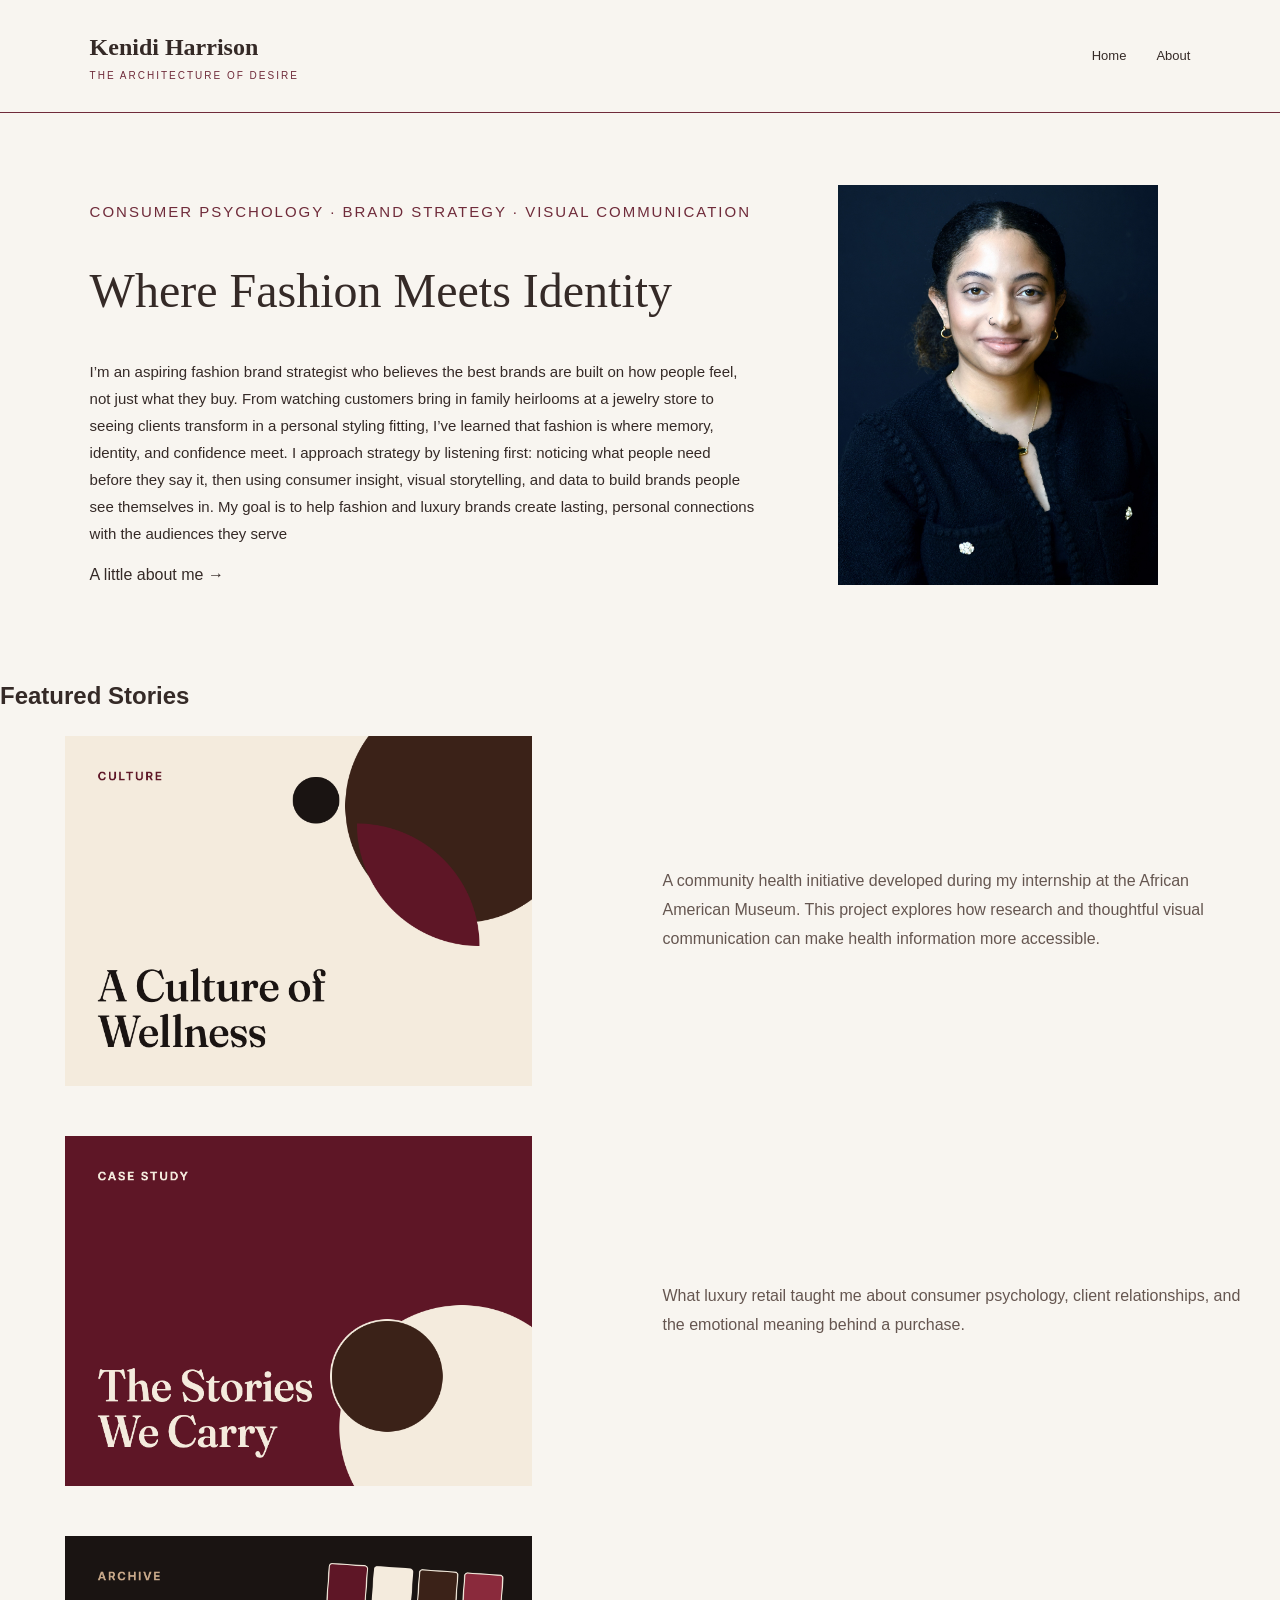
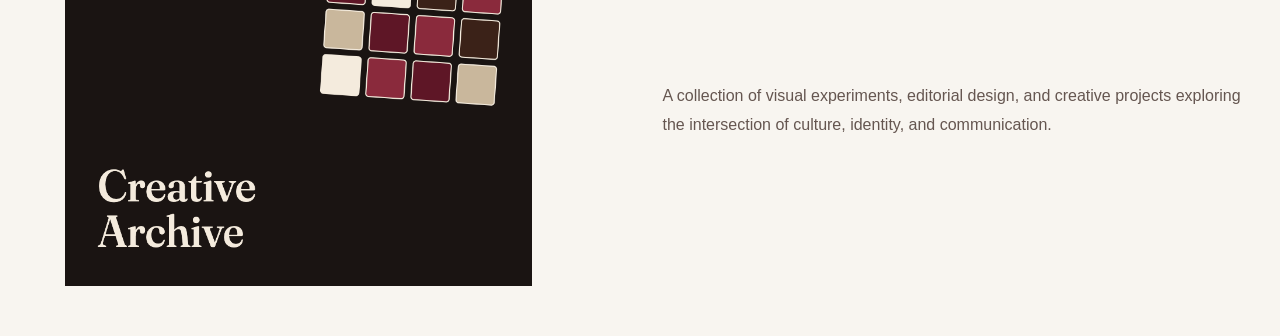
<file: index.html>
<!DOCTYPE html>
<html lang="en">
<head>
    <meta charset="utf-8">
    <meta name="viewport" content="width=device-width, initial-scale=1.0">
    <title>The Architecture of Desire | Kenidi Harrison</title>
    <link rel="stylesheet" href="styles.css">
</head>
<body>
<header>
    <div class="site-name">
        <a href="index.html">Kenidi Harrison</a>
        <p>The Architecture of Desire</p>
    </div>

    <nav>
        <a href="index.html">Home</a>
        <a href="aboutportfolio.html">About</a>
    </nav>
</header>
 <main>
        <section class="intro">
		<div class="intro-text">
		 <p class="eyebrow"> CONSUMER PSYCHOLOGY  · BRAND STRATEGY · VISUAL COMMUNICATION</p>

		<h1> Where Fashion Meets Identity</h1>
		<p>
		I’m an aspiring fashion brand strategist who believes the best brands are built on how people feel, not just what they buy. 
		From watching customers bring in family heirlooms at a jewelry store to seeing clients transform in a personal styling fitting, 
		I’ve learned that fashion is where memory, identity, and confidence meet. 
		I approach strategy by listening first: noticing what people need before they say it, then using consumer insight, visual storytelling, 
		and data to build brands people see themselves in. 
		My goal is to help fashion and luxury brands create lasting, personal connections with the audiences they serve
		</p>
		<a href="aboutportfolio.html">A little about me &rarr;</a>
	</div>
	<div class="intro-image">
	     <img src="PROFESSIONAL HEADSHOT.jpg" alt="Portrait of Kenidi Harrison">
	</div>

        </section>

        <section class="about-link">

        </section>
 </main>
<section class="featured-work">

    <div class="featured-heading">
        <h2>Featured Stories</h2>
    </div>

    <div class="featured-container">

        <!-- CULTURE OF WELLNESS -->
        <div class="featured-story">

            <a href="culture-of-wellness.html" class="feature-card">
                <img src="Culture of Wellness.jpg" alt="Culture of Wellness">

                <div class="feature-overlay">
                    <p>VISUAL COMMUNICATIONS</p>
                    <h3>Culture of Wellness</h3>
                    <span>Explore Story ↗</span>
                </div>
            </a>

            <div class="story-description">
                <p>
                    A community health initiative developed during my
                    internship at the African American Museum. This project
                    explores how research and thoughtful visual communication
                    can make health information more accessible.
                </p>
            </div>

        </div>

        <!-- THE STORIES WE CARRY -->
        <div class="featured-story">

            <a href="james-avery.html" class="feature-card">
                <img src="The Stories We Carry.jpg" alt="The Stories We Carry">

                <div class="feature-overlay">
                    <p>BRAND STORYTELLING</p>
                    <h3>The Stories We Carry</h3>
                    <span>Explore Story ↗</span>
                </div>
            </a>

            <div class="story-description">
                <p>
                    What luxury retail taught me about consumer psychology,
                    client relationships, and the emotional meaning behind a purchase.
                </p>
            </div>

        </div>

        <!-- CREATIVE ARCHIVE -->
        <div class="featured-story">

            <a href="gallery.html" class="feature-card">
                <img src="Creative Archive.jpg" alt="Creative Archive">

                <div class="feature-overlay">
                    <p>CREATIVE DIRECTION</p>
                    <h3>Creative Archive</h3>
                </div>
				 <span class="explore-link">Explore Story ↗</span>
               </a>


            <div class="story-description">
                <p>
                    A collection of visual experiments, editorial design,
                    and creative projects exploring the intersection of
                    culture, identity, and communication.
                </p>
            </div>

        </div>

    </div>

</section>
</file>
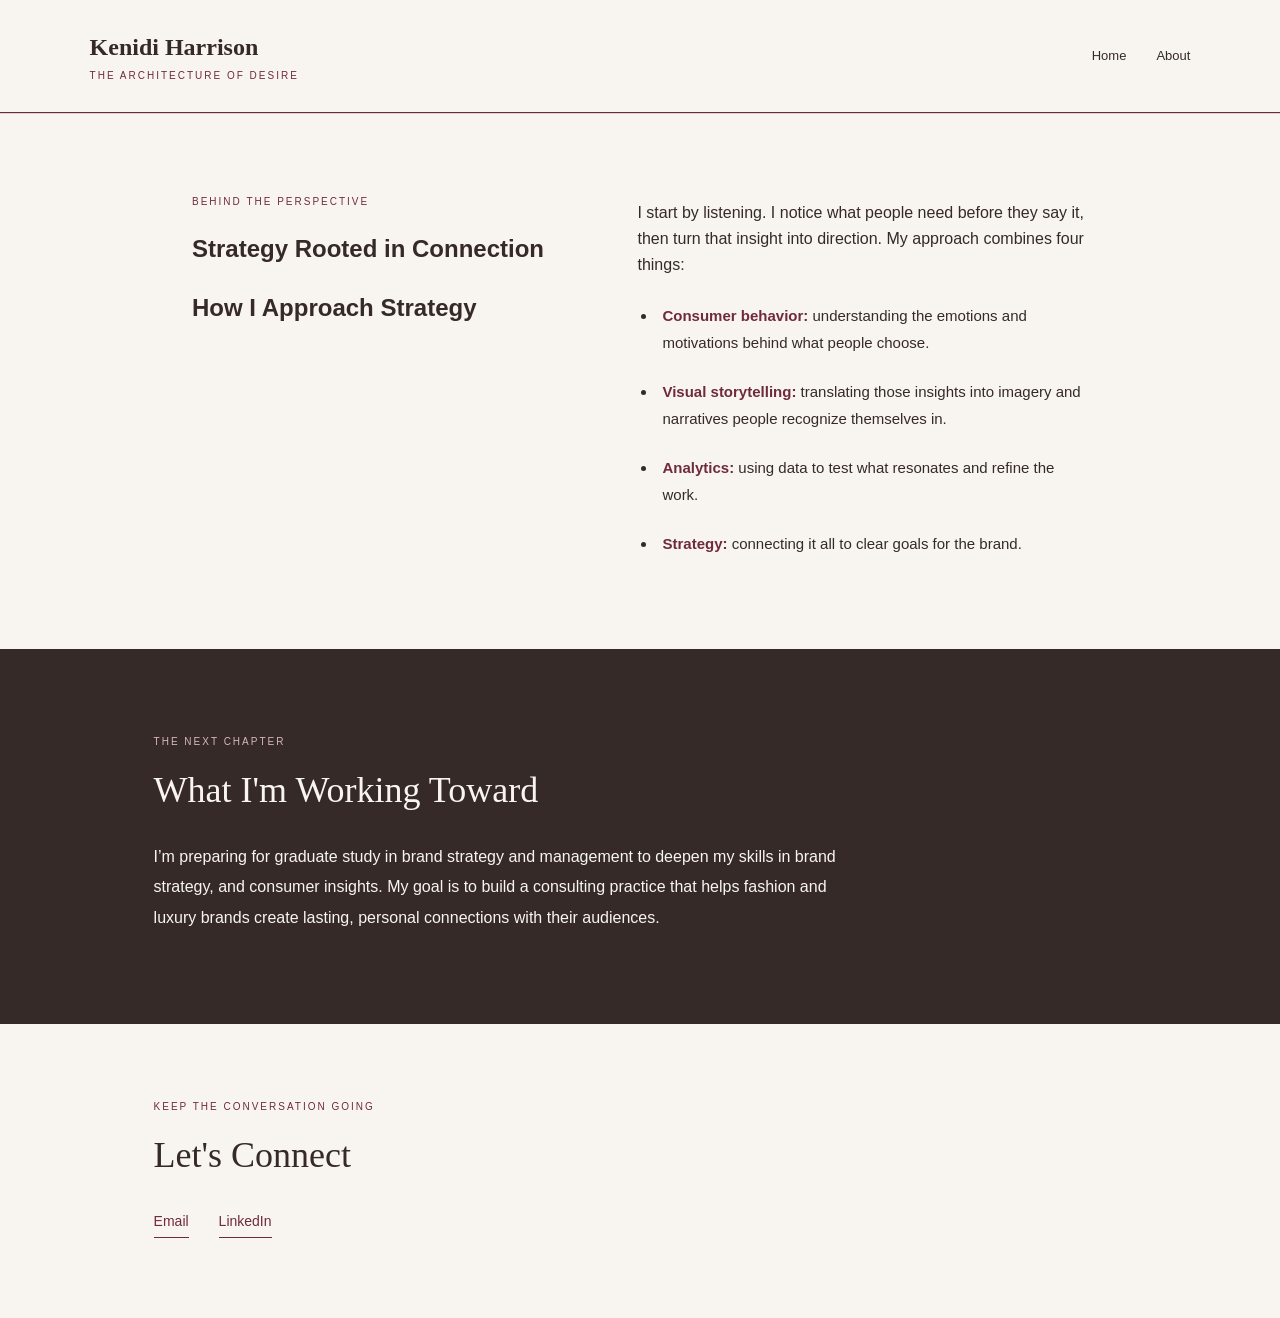
<file: aboutportfolio.html>
<!DOCTYPE html>
<html lang="en">
<head>
    <meta charset="UTF-8">
    <meta name="viewport" content="width=device-width, initial-scale=1.0">
    <title>About | The Architecture of Desire</title>
    <link rel="stylesheet" href="styles.css">
</head>

<body>
    <header>
        <div class="site-name">
            <a href="index.html">Kenidi Harrison</a>
            <p>The Architecture of Desire</p>
        </div>

        <nav>
            <a href="index.html">Home</a>
            <a href="aboutportfolio.html">About</a>
        </nav>
    </header>

    <main>
        <section class="about-story">
		<div class="story-heading">
            <p class="eyebrow">BEHIND THE PERSPECTIVE</p>
            <h1>Strategy Rooted in Connection</h1>
            <h2>How I Approach Strategy</h2>
			</div>
       <div class="story-text">
        <p>
            I start by listening. I notice what people need before they
            say it, then turn that insight into direction. My approach
            combines four things:
        </p>

        <ul class="strategy-list">
            <li>
                <strong>Consumer behavior:</strong>
                understanding the emotions and motivations behind what
                people choose.
            </li>
            <li>
                <strong>Visual storytelling:</strong>
                translating those insights into imagery and narratives
                people recognize themselves in.
            </li>
            <li>
                <strong>Analytics:</strong>
                using data to test what resonates and refine the work.
            </li>
            <li>
                <strong>Strategy:</strong>
                connecting it all to clear goals for the brand.
            </li>
        </ul>
    </div>
</section>

<section class="working-toward">
    <p class="eyebrow">THE NEXT CHAPTER</p>
    <h2>What I'm Working Toward</h2>

    <p>
        I’m preparing for graduate study in brand strategy and management to deepen my skills in brand strategy, and consumer insights.
		My goal is to build a consulting practice that helps fashion and luxury brands create lasting, personal connections with their audiences.
    </p>
</section>

<section class="connect-section">
    <p class="eyebrow">KEEP THE CONVERSATION GOING</p>
    <h2>Let's Connect</h2>

    <div class="connect-links">
        <a href="mailto:kenidiharrison@gmail.com">Email</a>
        <a href="https://www.linkedin.com/in/kenidi-harrison-039213188/?lipi=urn%3Ali%3Apage%3Ad_flagship3_profile_view_base_contact_details%3BjHnltt2kTHScvM%2Fz82ttsQ%3D%3D" target="_blank">LinkedIn</a>
    </div>
</section>

    </main>
</body>
</html>
</file>
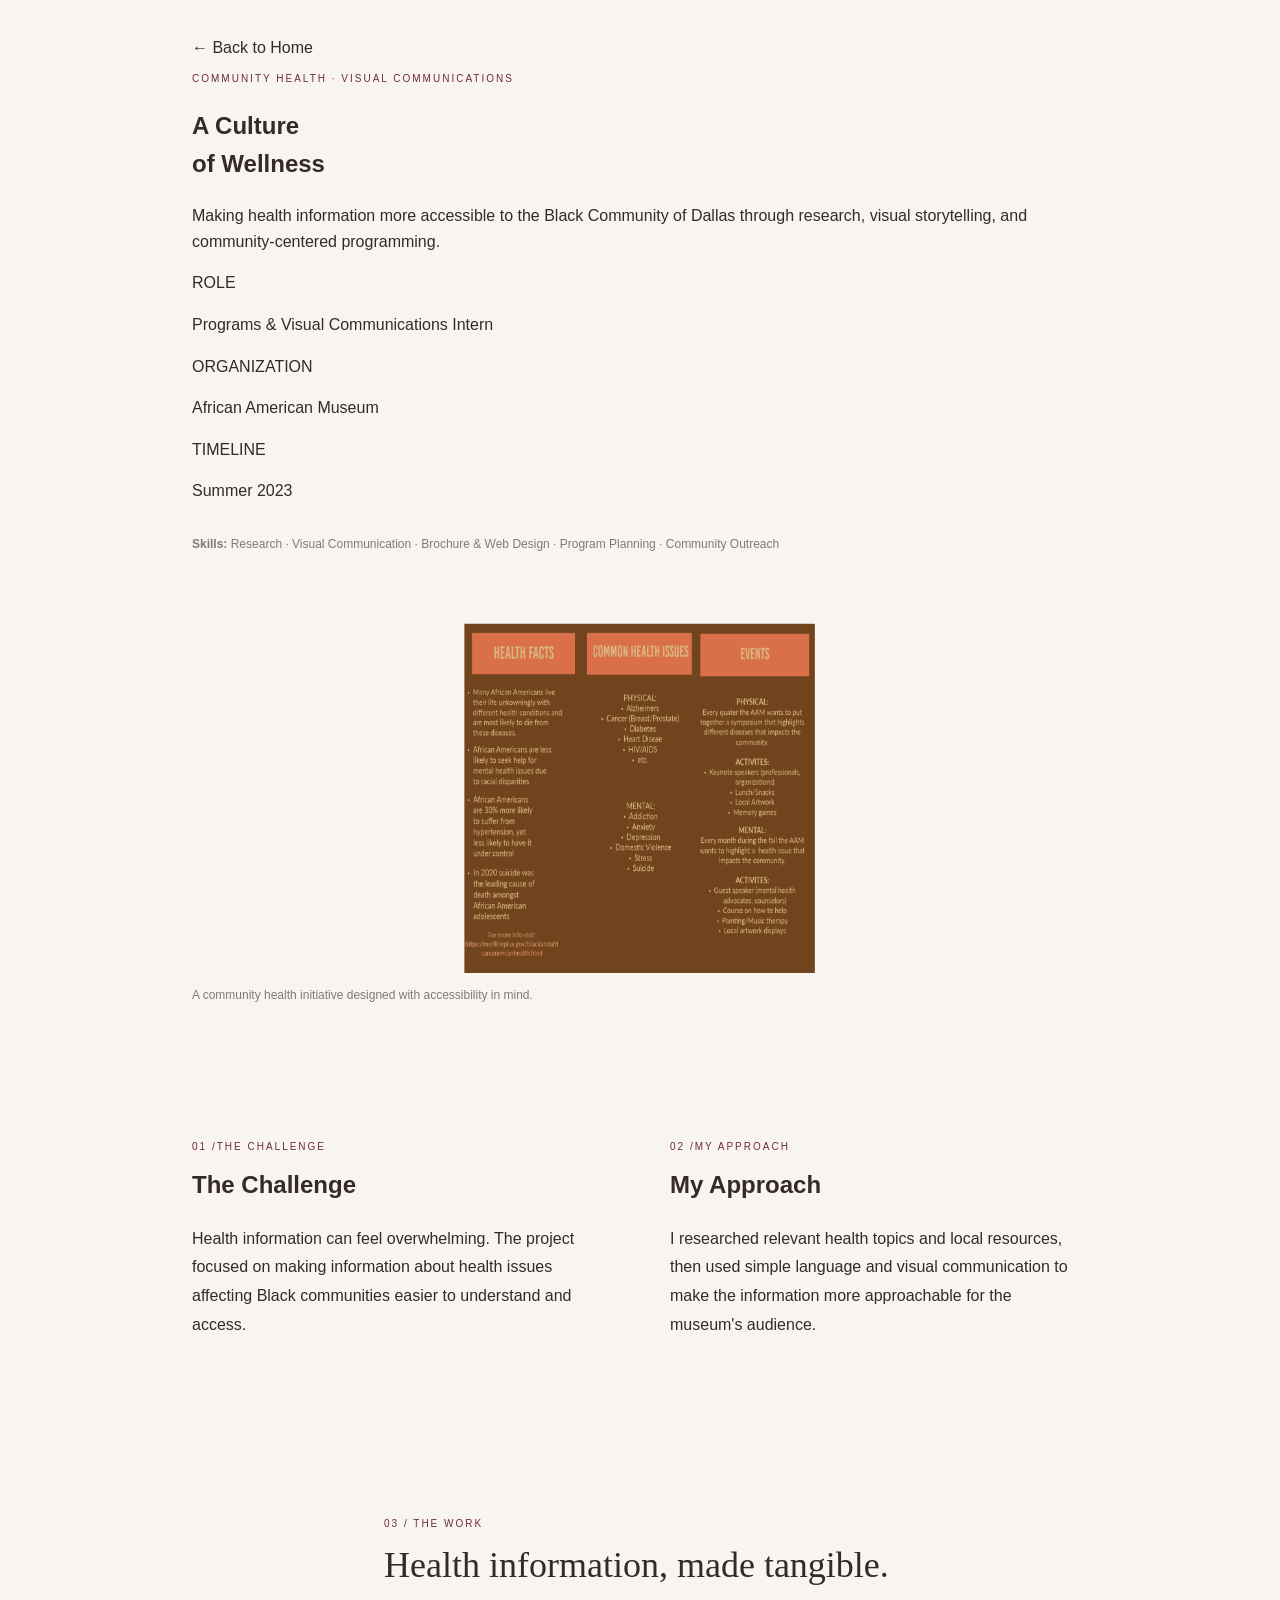
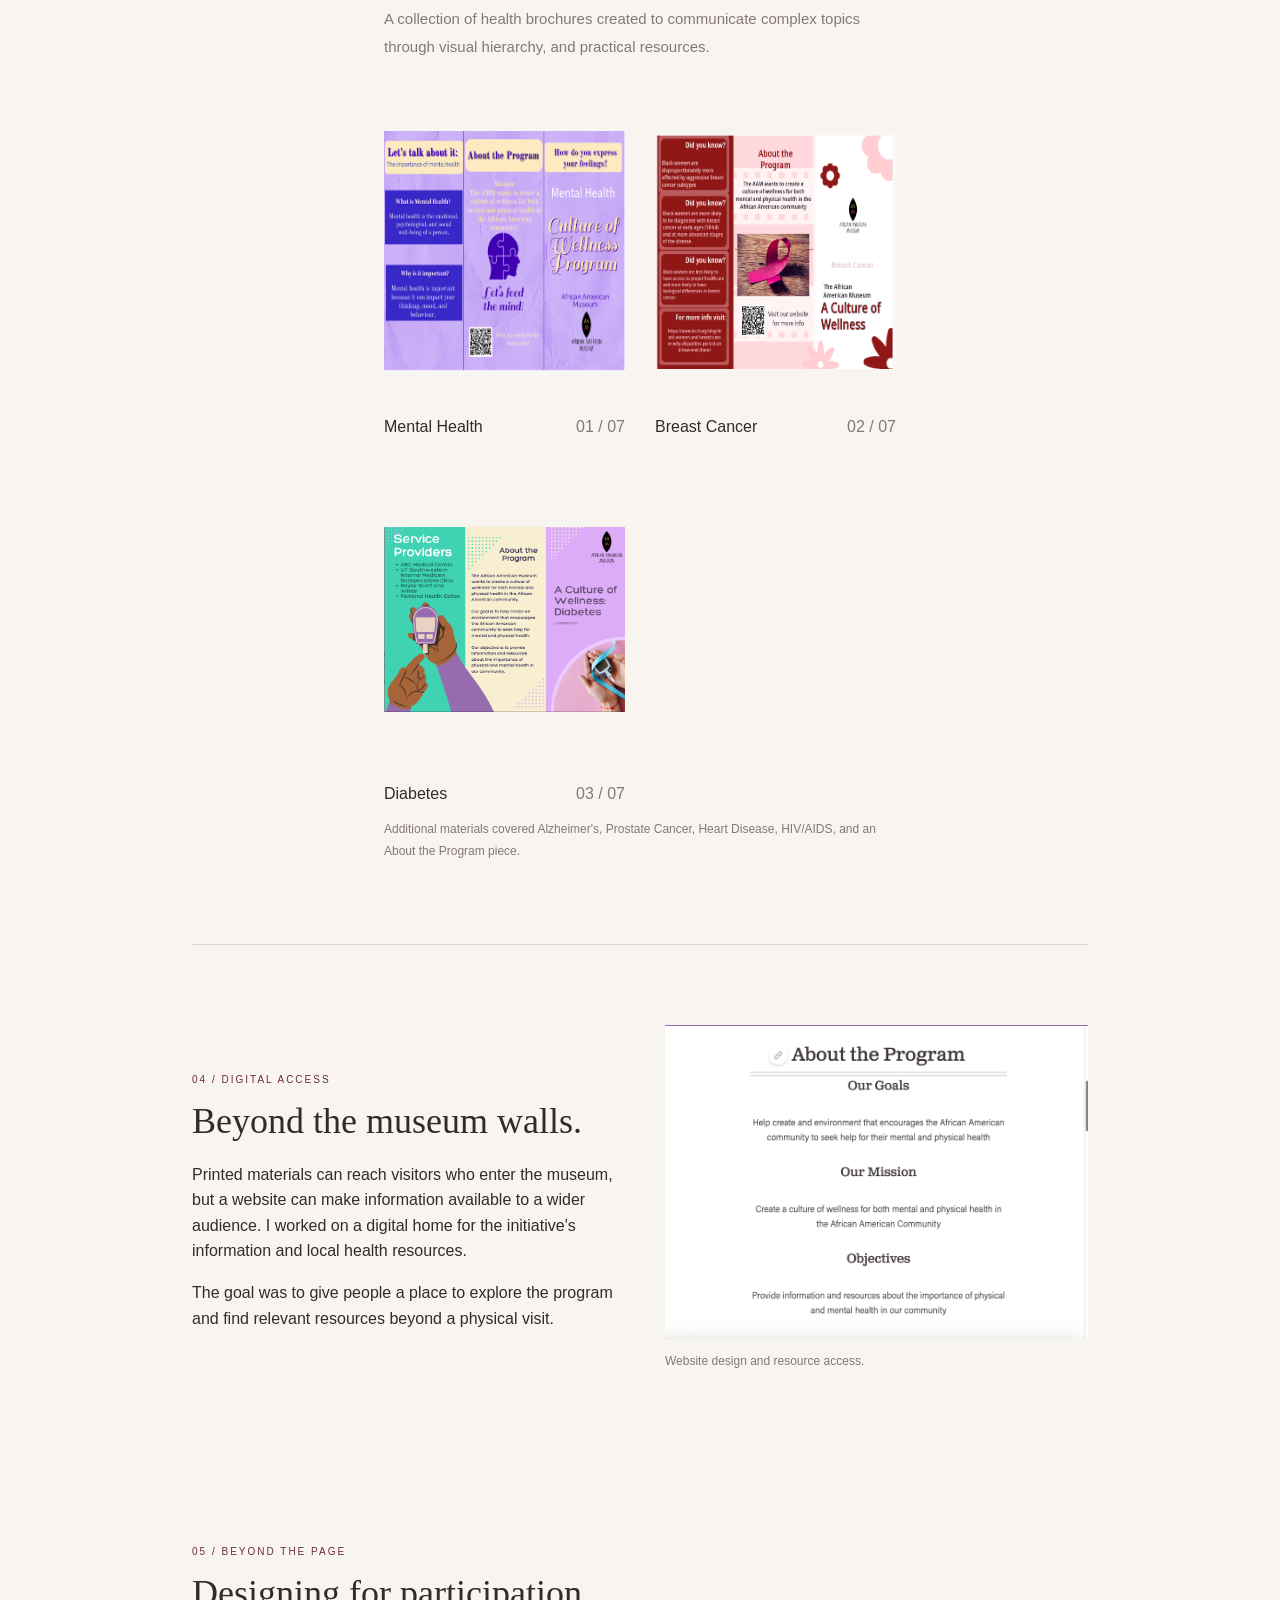
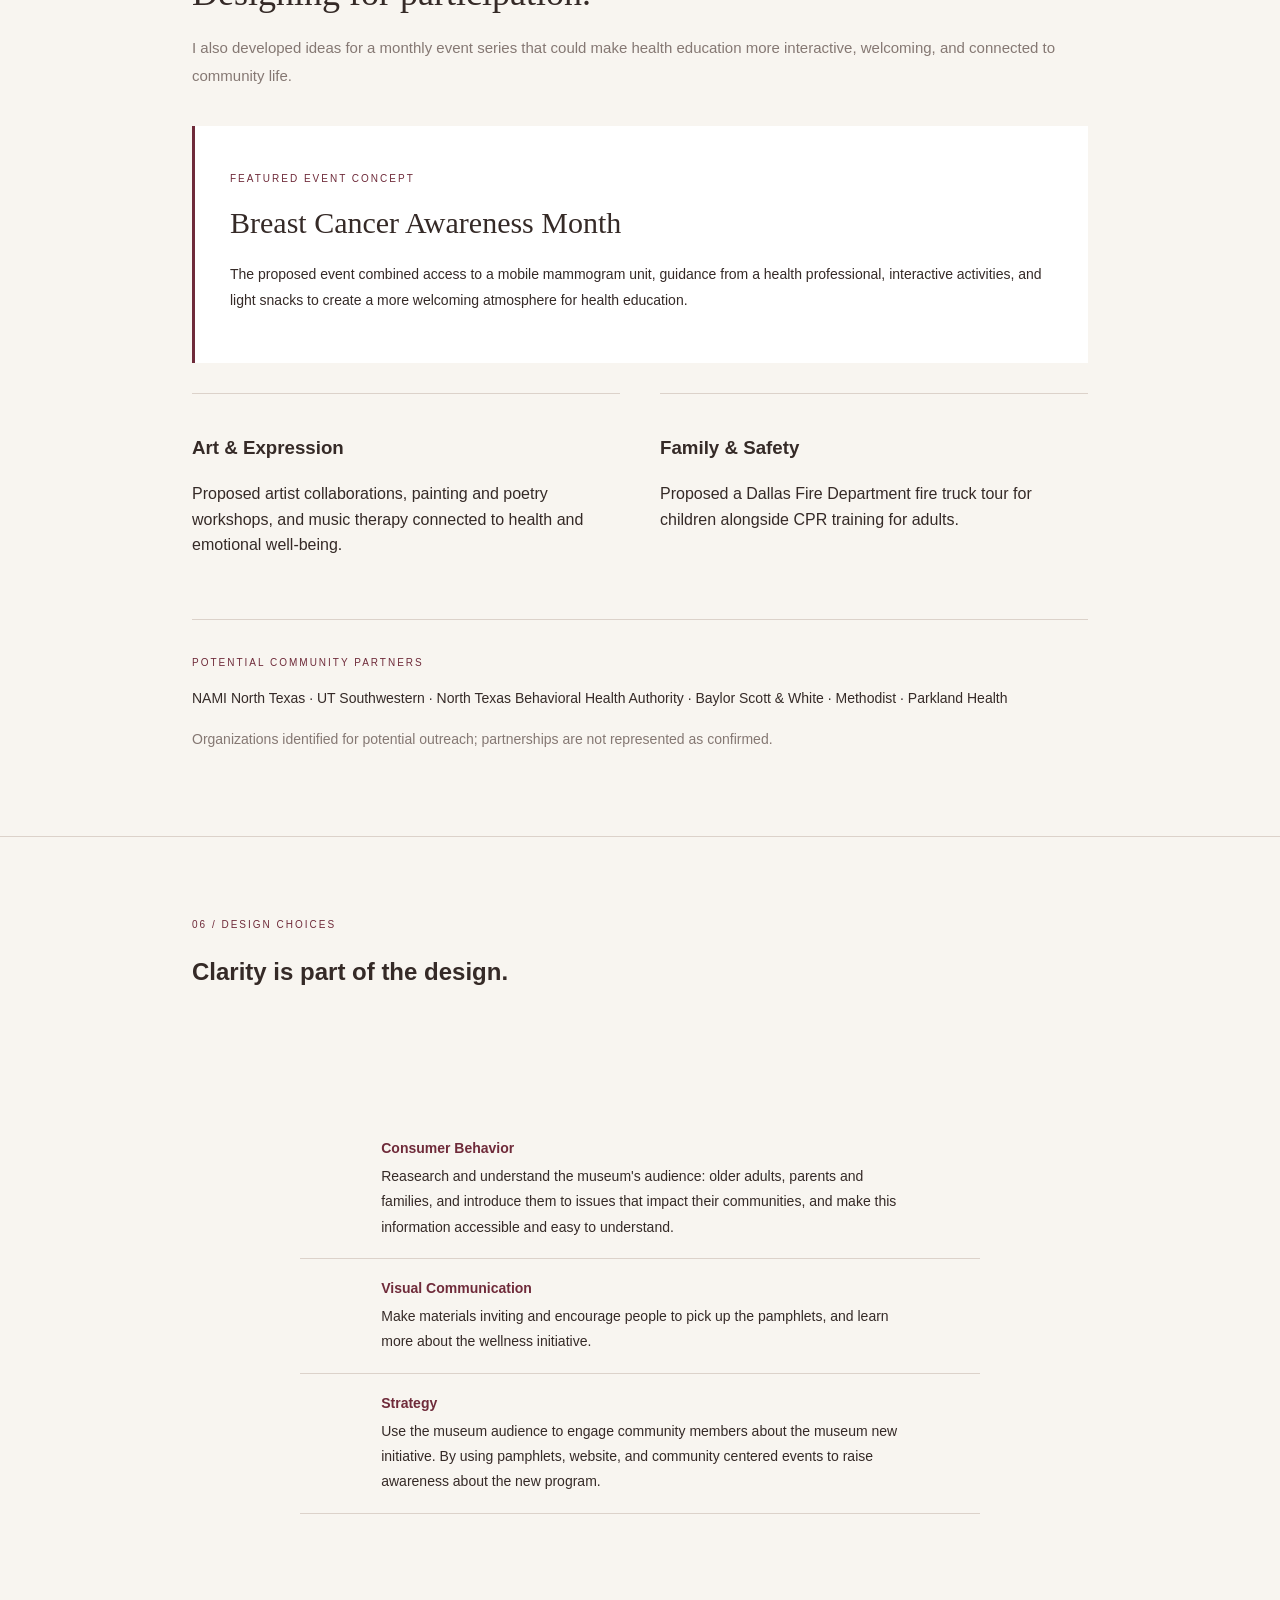
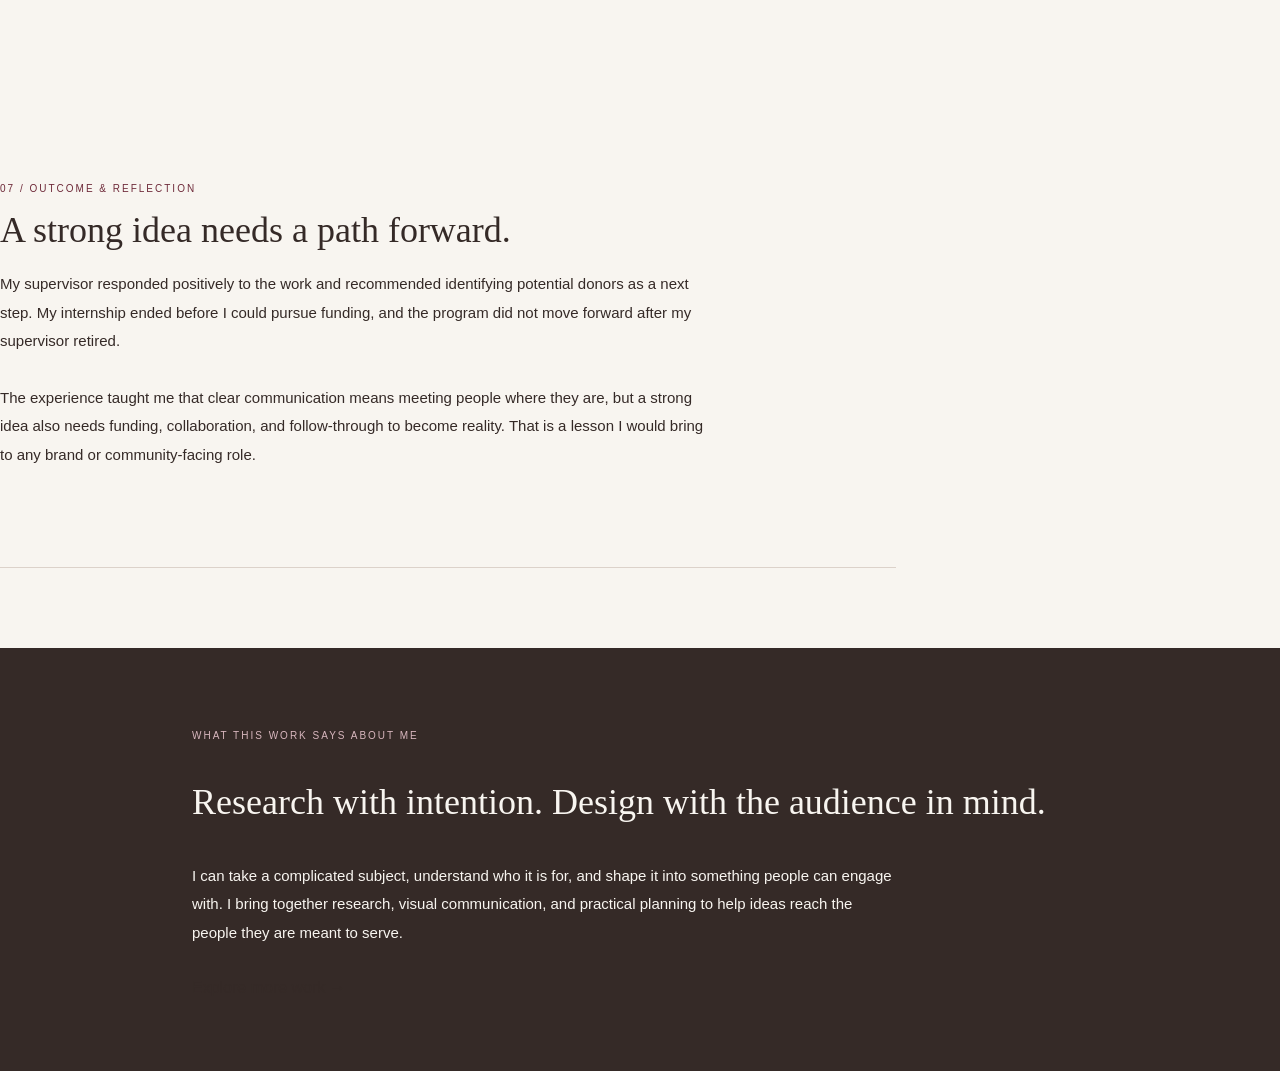
<file: culture-of-wellness.html>
<!DOCTYPE html>
<html lang="en">
<head>
    <meta charset="UTF-8">
    <meta name="viewport" content="width=device-width, initial-scale=1.0">
    <title>A Culture of Wellness | Kenidi Harrison</title>
    <link rel="stylesheet" href="styles.css">
</head>
<main class="case-study">

    <!-- PROJECT INTRODUCTION -->
    <section class="case-hero">
        <a class="back-link" href="index.html">
            &larr; Back to Home
        </a>

        <p class="eyebrow">COMMUNITY HEALTH · VISUAL COMMUNICATIONS</p>

        <h1>A Culture<br>of Wellness</h1>

        <p class="case-intro">
            Making health information more accessible to the Black Community of Dallas
            through research, visual storytelling, and community-centered
            programming.
        </p>

        <div class="project-details">
            <div>
                <p class="detail-label">ROLE</p>
                <p>Programs &amp; Visual Communications Intern</p>
            </div>

            <div>
                <p class="detail-label">ORGANIZATION</p>
                <p>African American Museum</p>
            </div>

            <div>
                <p class="detail-label">TIMELINE</p>
                <p>Summer 2023</p>
            </div>
        </div>

        <p class="skills-line">
            <strong>Skills:</strong> Research · Visual Communication ·
            Brochure &amp; Web Design · Program Planning · Community Outreach
        </p>
    </section>


    <!-- HERO IMAGE -->
    <section class="wellness-hero-image">
        <img src="wellness-hero.jpg"
             alt="A Culture of Wellness health communication project">
        <p class="image-caption">
            A community health initiative designed with accessibility in mind.
        </p>
    </section>


<div class="challenge-approach">

    <section class="challenge">
        <p class="eyebrow">01 /THE CHALLENGE</p>
        <h2>The Challenge</h2>
        <p>
            Health information can feel overwhelming. The project
            focused on making information about health issues
            affecting Black communities easier to understand
            and access.
        </p>
    </section>

    <section class="approach">
        <p class="eyebrow">02 /MY APPROACH</p>
        <h2>My Approach</h2>
        <p>
            I researched relevant health topics and local resources,
            then used simple language and visual communication to
            make the information more approachable for the museum's
            audience.
        </p>
    </section>

</div>


    <!-- BROCHURE GALLERY -->
    <section class="brochure-section">
        <div class="gallery-heading">
            <p class="eyebrow">03 / THE WORK</p>
            <h2>Health information, made tangible.</h2>
            <p>
                A collection of health brochures created to communicate
                complex topics through visual hierarchy,
                and practical resources.
            </p>
        </div>

        <div class="brochure-gallery">

            <figure class="brochure-feature">
                <img src="mental-health-brochure.jpg"
                     alt="Mental Health brochure design">
                <figcaption>
                    <span>Mental Health</span>
                    <span>01 / 07</span>
                </figcaption>
            </figure>

            <figure>
                <img src="breast-cancer-brochure.jpg"
                     alt="Breast Cancer brochure design">
                <figcaption>
                    <span>Breast Cancer</span>
                    <span>02 / 07</span>
                </figcaption>
            </figure>

            <figure>
                <img src="diabetes-brochure.jpg"
                     alt="Diabetes brochure design">
                <figcaption>
                    <span>Diabetes</span>
                    <span>03 / 07</span>
                </figcaption>
            </figure>

        </div>

        <p class="gallery-note">
            Additional materials covered Alzheimer's, Prostate Cancer,
            Heart Disease, HIV/AIDS, and an About the Program piece.
        </p>
    </section>


    <!-- WEBSITE -->
    <section class="website-section">
        <div class="website-copy">
            <p class="eyebrow">04 / DIGITAL ACCESS</p>
            <h2>Beyond the museum walls.</h2>

            <p>
                Printed materials can reach visitors who enter the museum,
                but a website can make information available to a wider
                audience. I worked on a digital home for the initiative's
                information and local health resources.
            </p>

            <p>
                The goal was to give people a place to explore the
                program and find relevant resources beyond a physical visit.
            </p>
        </div>

        <div class="website-image">
    <a href="https://new.express.adobe.com/webpage/zwrAjynitTYWM
 " target="_blank">
        <img src="wellness-website.jpg" alt="A Culture of Wellness website">
    


            <p class="image-caption">
                Website design and resource access.
            </p>
        </a>
		</div>
    </section>


    <!-- PROPOSED PROGRAMMING -->
    <section class="programming-section">
        <div class="gallery-heading">
            <p class="eyebrow">05 / BEYOND THE PAGE</p>
            <h2>Designing for participation.</h2>
            <p>
                I also developed ideas for a monthly event series that
                could make health education more interactive, welcoming,
                and connected to community life.
            </p>
        </div>

        <div class="program-feature">
            <p class="eyebrow">FEATURED EVENT CONCEPT</p>
            <h3>Breast Cancer Awareness Month</h3>

            <p>
                The proposed event combined access to a mobile mammogram
                unit, guidance from a health professional, interactive
                activities, and light snacks to create a more welcoming
                atmosphere for health education.
            </p>
        </div>

        <div class="program-ideas">
            <article>
                <h3>Art &amp; Expression</h3>
                <p>
                    Proposed artist collaborations, painting and poetry
                    workshops, and music therapy connected to health
                    and emotional well-being.
                </p>
            </article>

            <article>
                <h3>Family &amp; Safety</h3>
                <p>
                    Proposed a Dallas Fire Department fire truck tour
                    for children alongside CPR training for adults.
                </p>
            </article>
        </div>

        <div class="partner-list">
            <p class="eyebrow">POTENTIAL COMMUNITY PARTNERS</p>
            <p>
                NAMI North Texas · UT Southwestern · North Texas Behavioral
                Health Authority · Baylor Scott &amp; White · Methodist ·
                Parkland Health
            </p>
            <p class="partner-note">
                Organizations identified for potential outreach;
                partnerships are not represented as confirmed.
            </p>
        </div>
    </section>


    <!-- DESIGN PRINCIPLES -->
    <section class="case-content design-principles">
        <div class="case-label">
            <p class="eyebrow">06 / DESIGN CHOICES</p>
        </div>

        <div class="case-copy">
            <h2>Clarity is part of the design.</h2>

            <ul class="design-list">
                <li>
                    <strong>Consumer Behavior</strong>
                    <span> Reasearch and understand the museum's audience: older adults, parents and families, and introduce them to issues that 
					impact their communities, and make this information accessible and easy to understand. </span>
                </li>
                <li>
                    <strong>Visual Communication</strong>
                    <span>Make materials inviting and encourage people to pick up the pamphlets, 
					and learn more about the wellness initiative.</span>
                </li>
                <li>
                    <strong>Strategy</strong>
                    <span>Use the museum audience to engage community members about the museum new initiative. By using pamphlets, website, and 
					community centered events to raise awareness about the new program.</span>
                </li>
                
            </ul>
        </div>
    </section>


    <!-- REFLECTION -->
    <section class="reflection-section">
        <p class="eyebrow">07 / OUTCOME &amp; REFLECTION</p>
        <h2>A strong idea needs a path forward.</h2>

        <p>
            My supervisor responded positively to the work and recommended
            identifying potential donors as a next step. My internship
            ended before I could pursue funding, and the program did not
            move forward after my supervisor retired.
        </p>

        <p>
            The experience taught me that clear communication means
            meeting people where they are, but a strong idea also needs
            funding, collaboration, and follow-through to become reality.
            That is a lesson I would bring to any brand or community-facing
            role.
        </p>
    </section>


    <!-- CLOSING -->
    <section class="case-ending">
        <p class="eyebrow">WHAT THIS WORK SAYS ABOUT ME</p>
        <h2>Research with intention. Design with the audience in mind.</h2>

        <p>
            I can take a complicated subject, understand who it is for,
            and shape it into something people can engage with. I bring
            together research, visual communication, and practical
            planning to help ideas reach the people they are meant to serve.
        </p>

        <a href="portfolio.html">Explore more work &rarr;</a>
    </section>

</main>
</file>
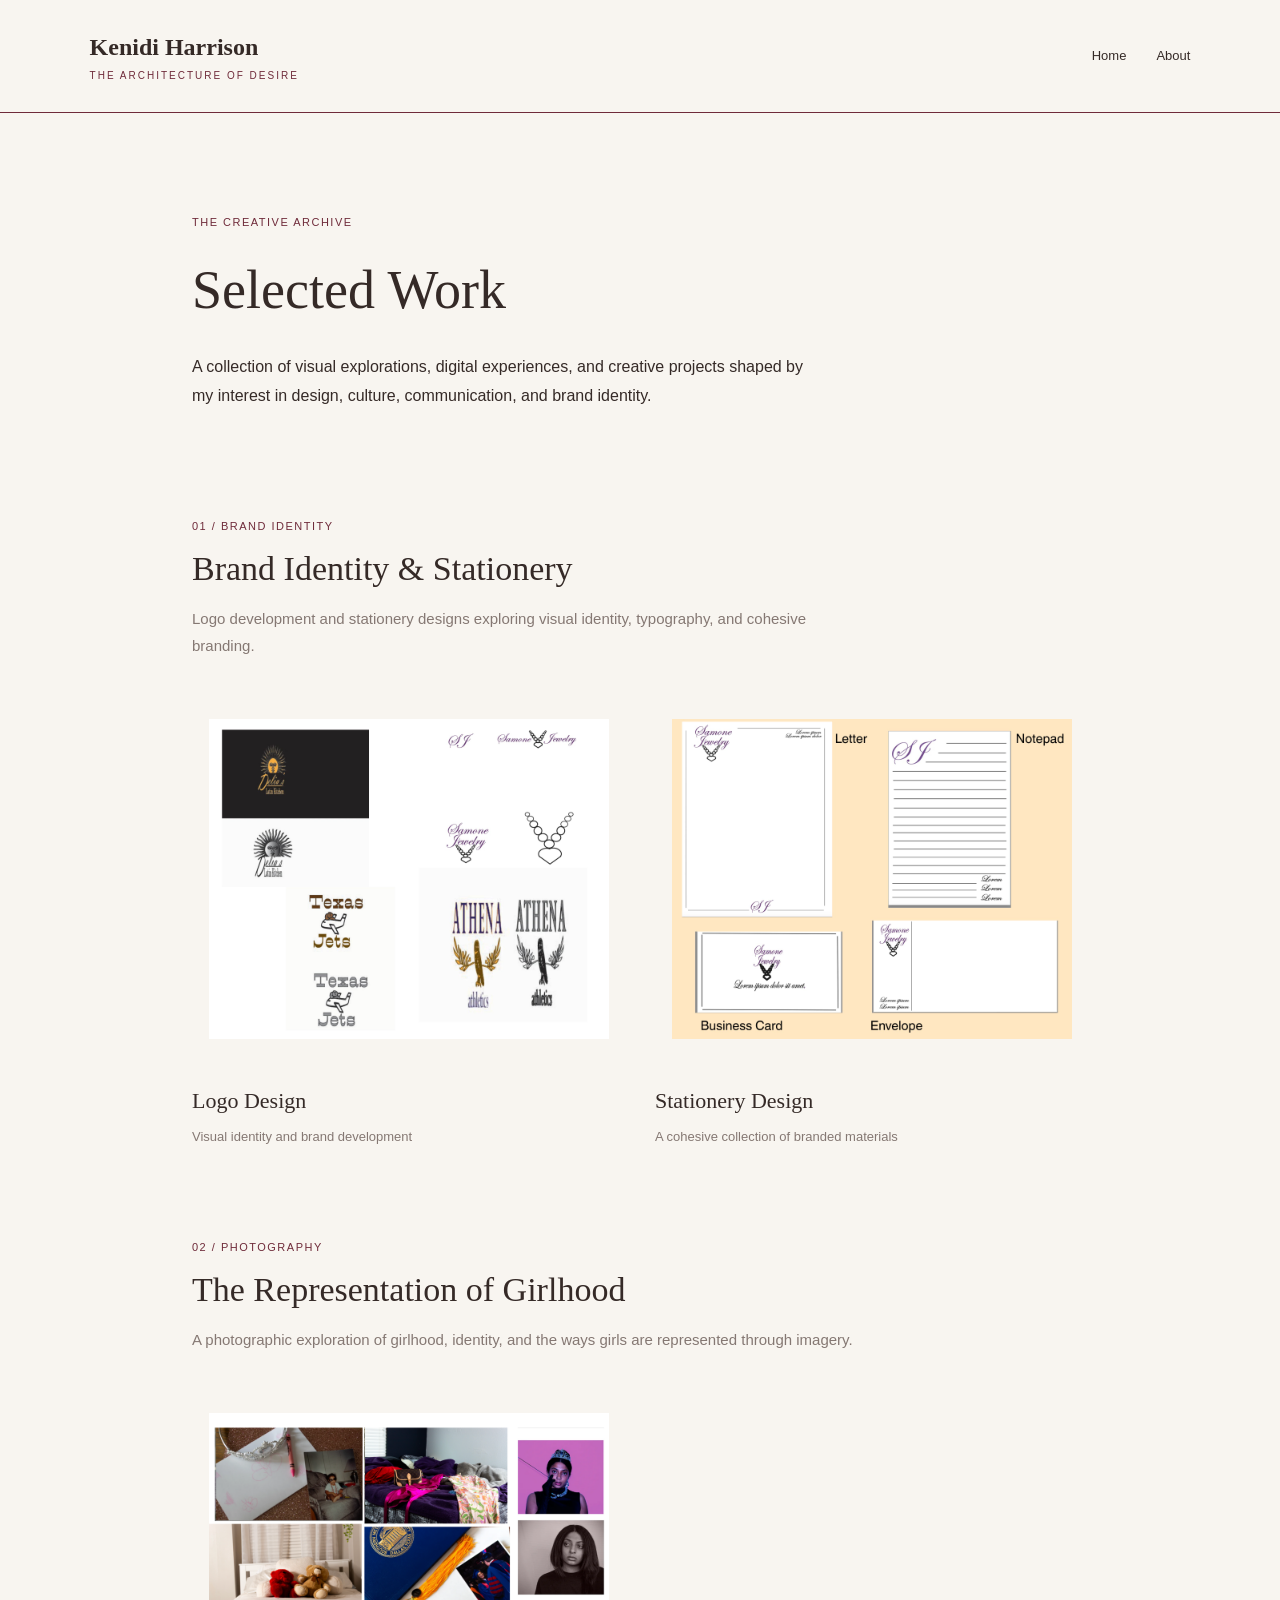
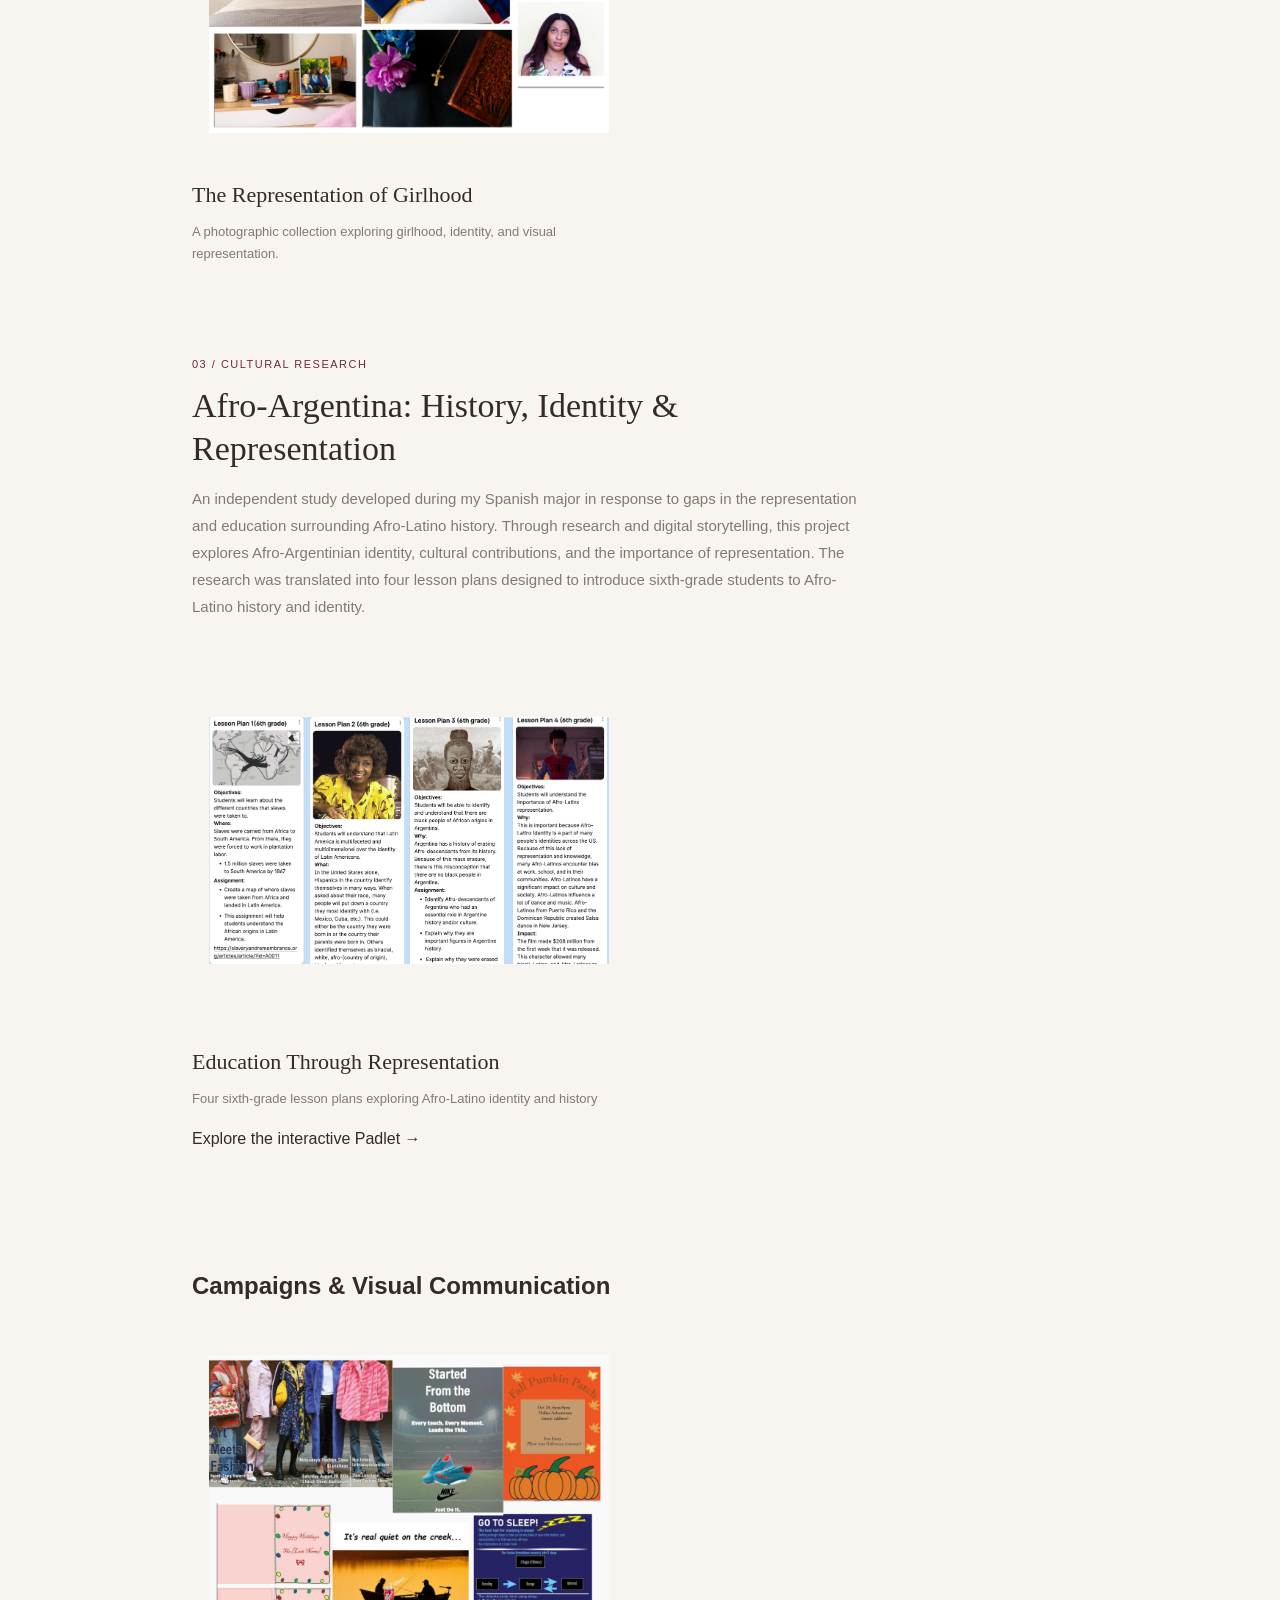
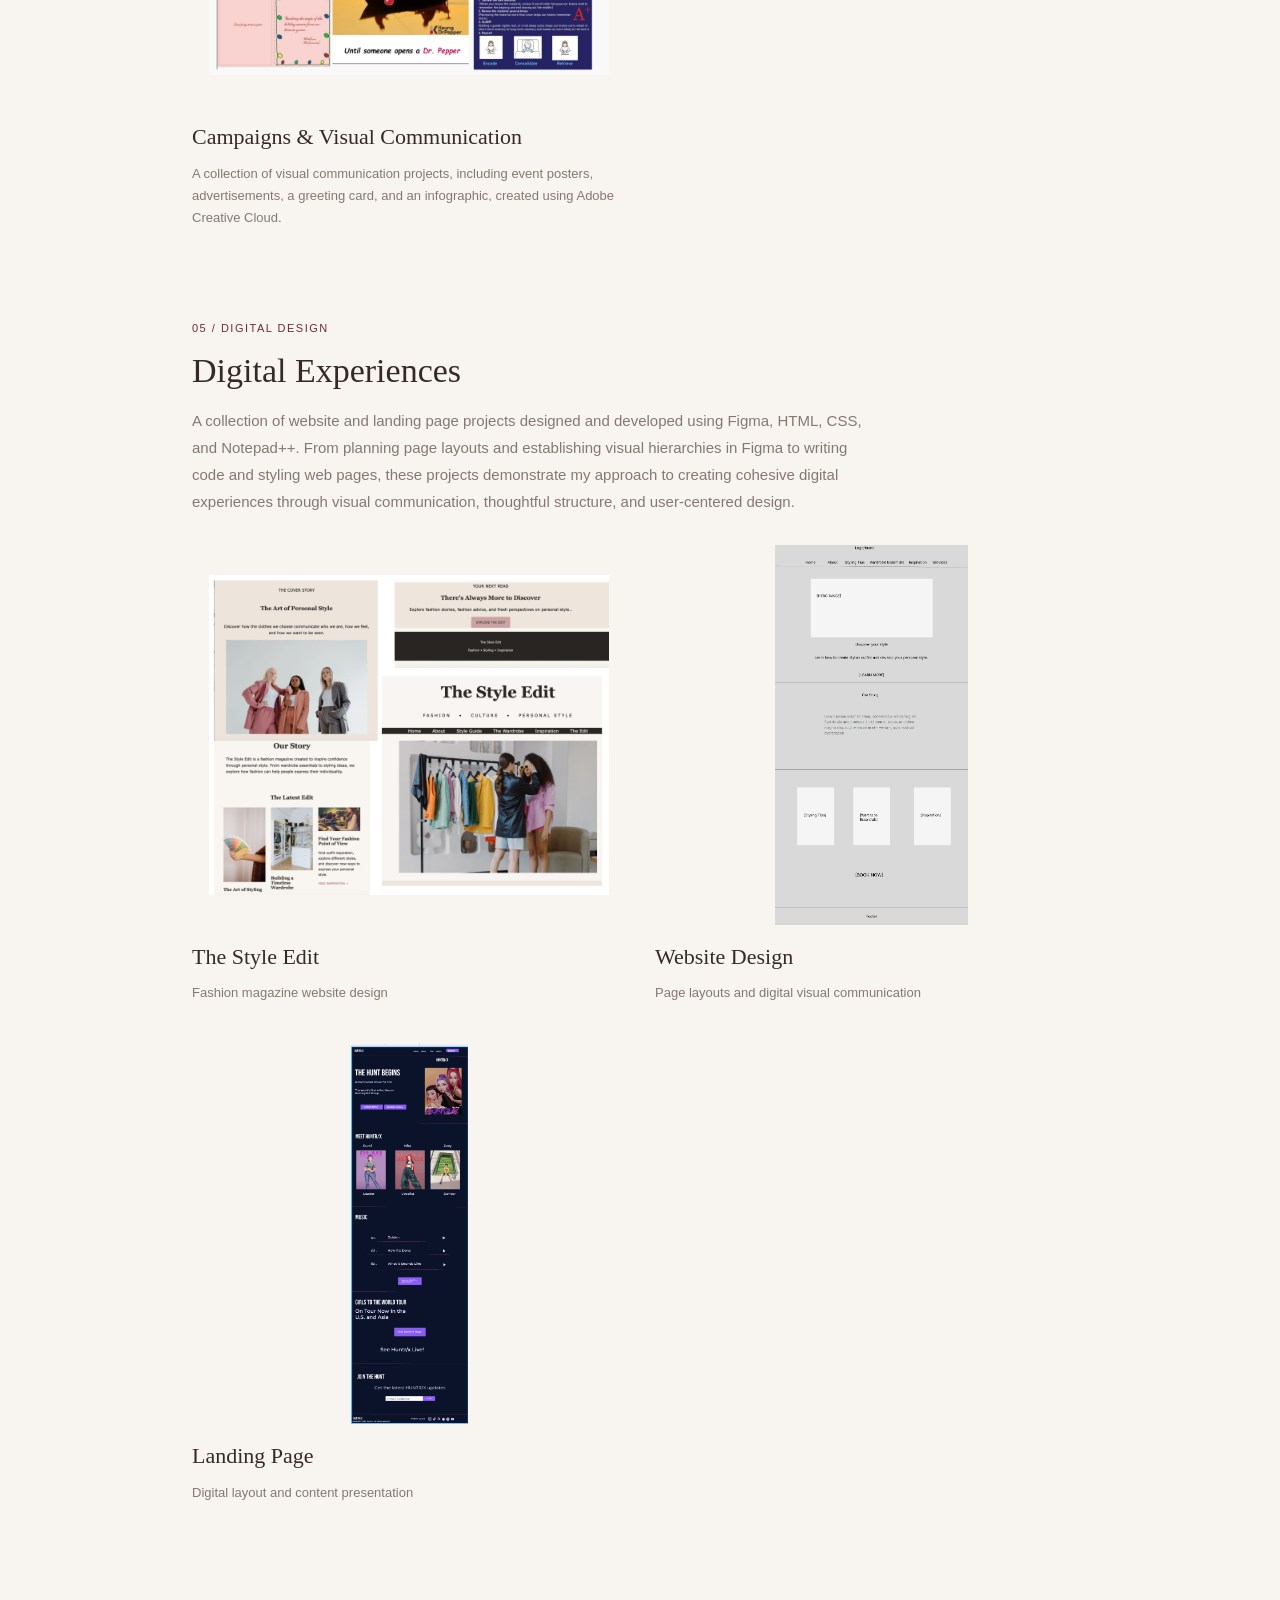
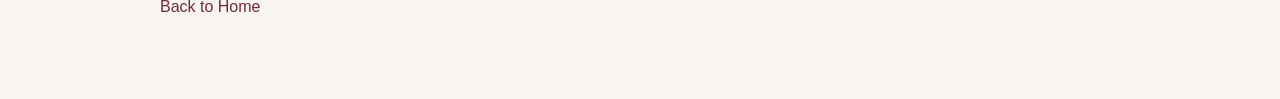
<file: gallery.html>
<!DOCTYPE html>
<html lang="en">
<head>
    <meta charset="UTF-8">
    <meta name="viewport" content="width=device-width, initial-scale=1.0">
    <title>Selected Work | Kenidi Harrison</title>
    <link rel="stylesheet" href="styles.css">
</head>

<body>

<header>
    <div class="site-name">
        <a href="index.html">Kenidi Harrison</a>
        <p>The Architecture of Desire</p>
    </div>

    <nav>
        <a href="index.html">Home</a>
        <a href="aboutportfolio.html">About</a>
    </nav>
</header>

<main class="gallery-page">

    <!-- PAGE INTRODUCTION -->

    <section class="gallery-intro">
        <p class="eyebrow">THE CREATIVE ARCHIVE</p>

        <h1>Selected Work</h1>

        <p>
            A collection of visual explorations, digital experiences,
            and creative projects shaped by my interest in design,
            culture, communication, and brand identity.
        </p>
    </section>


    <!-- 01: BRAND IDENTITY AND STATIONERY -->

    <section class="gallery-section">

        <div class="gallery-section-heading">
            <p class="eyebrow">01 / BRAND IDENTITY</p>
            <h2>Brand Identity &amp; Stationery</h2>
            <p>
                Logo development and stationery designs exploring
                visual identity, typography, and cohesive branding.
            </p>
        </div>

        <div class="gallery-grid">

            <article class="gallery-item">
                <img src="logo-design.jpg"
                     alt="Logo design project">

                <div class="gallery-caption">
                    <h3>Logo Design</h3>
                    <p>Visual identity and brand development</p>
                </div>
            </article>

            <article class="gallery-item">
                <img src="stationery-set.jpg"
                     alt="Coordinated branded stationery set">

                <div class="gallery-caption">
                    <h3>Stationery Design</h3>
                    <p>A cohesive collection of branded materials</p>
                </div>
            </article>

        </div>

    </section>


 
<!-- 02: PHOTOGRAPHY -->

<section class="gallery-section">

    <div class="gallery-section-heading">
        <p class="eyebrow">02 / PHOTOGRAPHY</p>
        <h2>The Representation of Girlhood</h2>
        <p>
            A photographic exploration of girlhood, identity,
            and the ways girls are represented through imagery.
        </p>
    </div>

    <div class="gallery-grid">

        <article class="gallery-item">
            <img src="girlhood-document.jpg"
                 alt="Preview of my photography document exploring the representation of girlhood">

            <div class="gallery-caption">
                <h3>The Representation of Girlhood</h3>
                <p>
                    A photographic collection exploring girlhood,
                    identity, and visual representation.
                </p>
            </div>
        </article>

    </div>

</section>

	
<!-- AFRO-LATINO CULTURAL RESEARCH -->

<section class="gallery-section">

    <div class="gallery-section-heading">
        <p class="eyebrow">03 / CULTURAL RESEARCH</p>

        <h2>Afro-Argentina: History, Identity &amp; Representation</h2>

        <p>
            An independent study developed during my Spanish major
            in response to gaps in the representation and education
            surrounding Afro-Latino history. Through research and digital storytelling, 
			this project explores Afro-Argentinian identity, cultural contributions, and
            the importance of representation. The research was
            translated into four lesson plans designed to introduce
            sixth-grade students to Afro-Latino history and identity.
        </p>
    </div>

    <div class="gallery-grid">


        <article class="gallery-item">
            <img src="afro-lesson-plan.jpg"
                 alt="Preview of the Afro-Latino educational lesson plans">

            <div class="gallery-caption">
                <h3>Education Through Representation</h3>
                <p>
                    Four sixth-grade lesson plans exploring
                    Afro-Latino identity and history
                </p>
            </div>
        </article>

    </div>

    <p>
        <a href="https://padlet.com/ksharrison3/final-project-wnbokp3d5j7ztcd9"
           target="_blank"
           rel="noopener noreferrer">
            Explore the interactive Padlet →
        </a>
    </p>

</section>




<!-- Campaigns & Visual Communication -->
<section class="gallery-section">
    <h2>Campaigns &amp; Visual Communication</h2>

    <div class="gallery-grid">
        <figure class="gallery-item">
            <img class="campaigns-preview"
             src="campaigns-document.jpg"
             alt="Campaigns and visual communication project collection">

            <figcaption class="gallery-caption">
                <h3>Campaigns &amp; Visual Communication</h3>
                <p>
                    A collection of visual communication projects,
                    including event posters, advertisements, a greeting
                    card, and an infographic, created using Adobe Creative Cloud.
                </p>
            </figcaption>
        </figure>
    </div>
</section>



    <!-- 04: DIGITAL EXPERIENCES -->

    <section class="gallery-section">

        <div class="gallery-section-heading">
            <p class="eyebrow">05 / DIGITAL DESIGN</p>
            <h2>Digital Experiences</h2>
            <p>
                A collection of website and landing page projects
                designed and developed using Figma, HTML, CSS,
                and Notepad++. From planning page layouts and
                establishing visual hierarchies in Figma to writing
                code and styling web pages, these projects demonstrate
                my approach to creating cohesive digital experiences
                through visual communication, thoughtful structure,
                and user-centered design.
            </p>
        </div>

        <div class="gallery-grid">

            <article class="gallery-item">
                <img src="style-edit-home.jpg"
                     alt="The Style Edit website homepage">

                <div class="gallery-caption">
                    <h3>The Style Edit</h3>
                    <p>Fashion magazine website design</p>
                </div>
            </article>

            <article class="gallery-item">
                <img src="website-interior.jpg"
                     alt="Interior page from a website design project">

                <div class="gallery-caption">
                    <h3>Website Design</h3>
                    <p>Page layouts and digital visual communication</p>
                </div>
            </article>

            <article class="gallery-item">
                <img src="landing-page.jpg"
                     alt="Landing page design project">

                <div class="gallery-caption">
                    <h3>Landing Page</h3>
                    <p>Digital layout and content presentation</p>
                </div>
            </article>

        </div>

    </section>


    <!-- BACK TO HOME -->

    <div class="gallery-back">
    <a href="index.html">Back to Home</a>
</div>

</main>

</body>
</html>
</file>
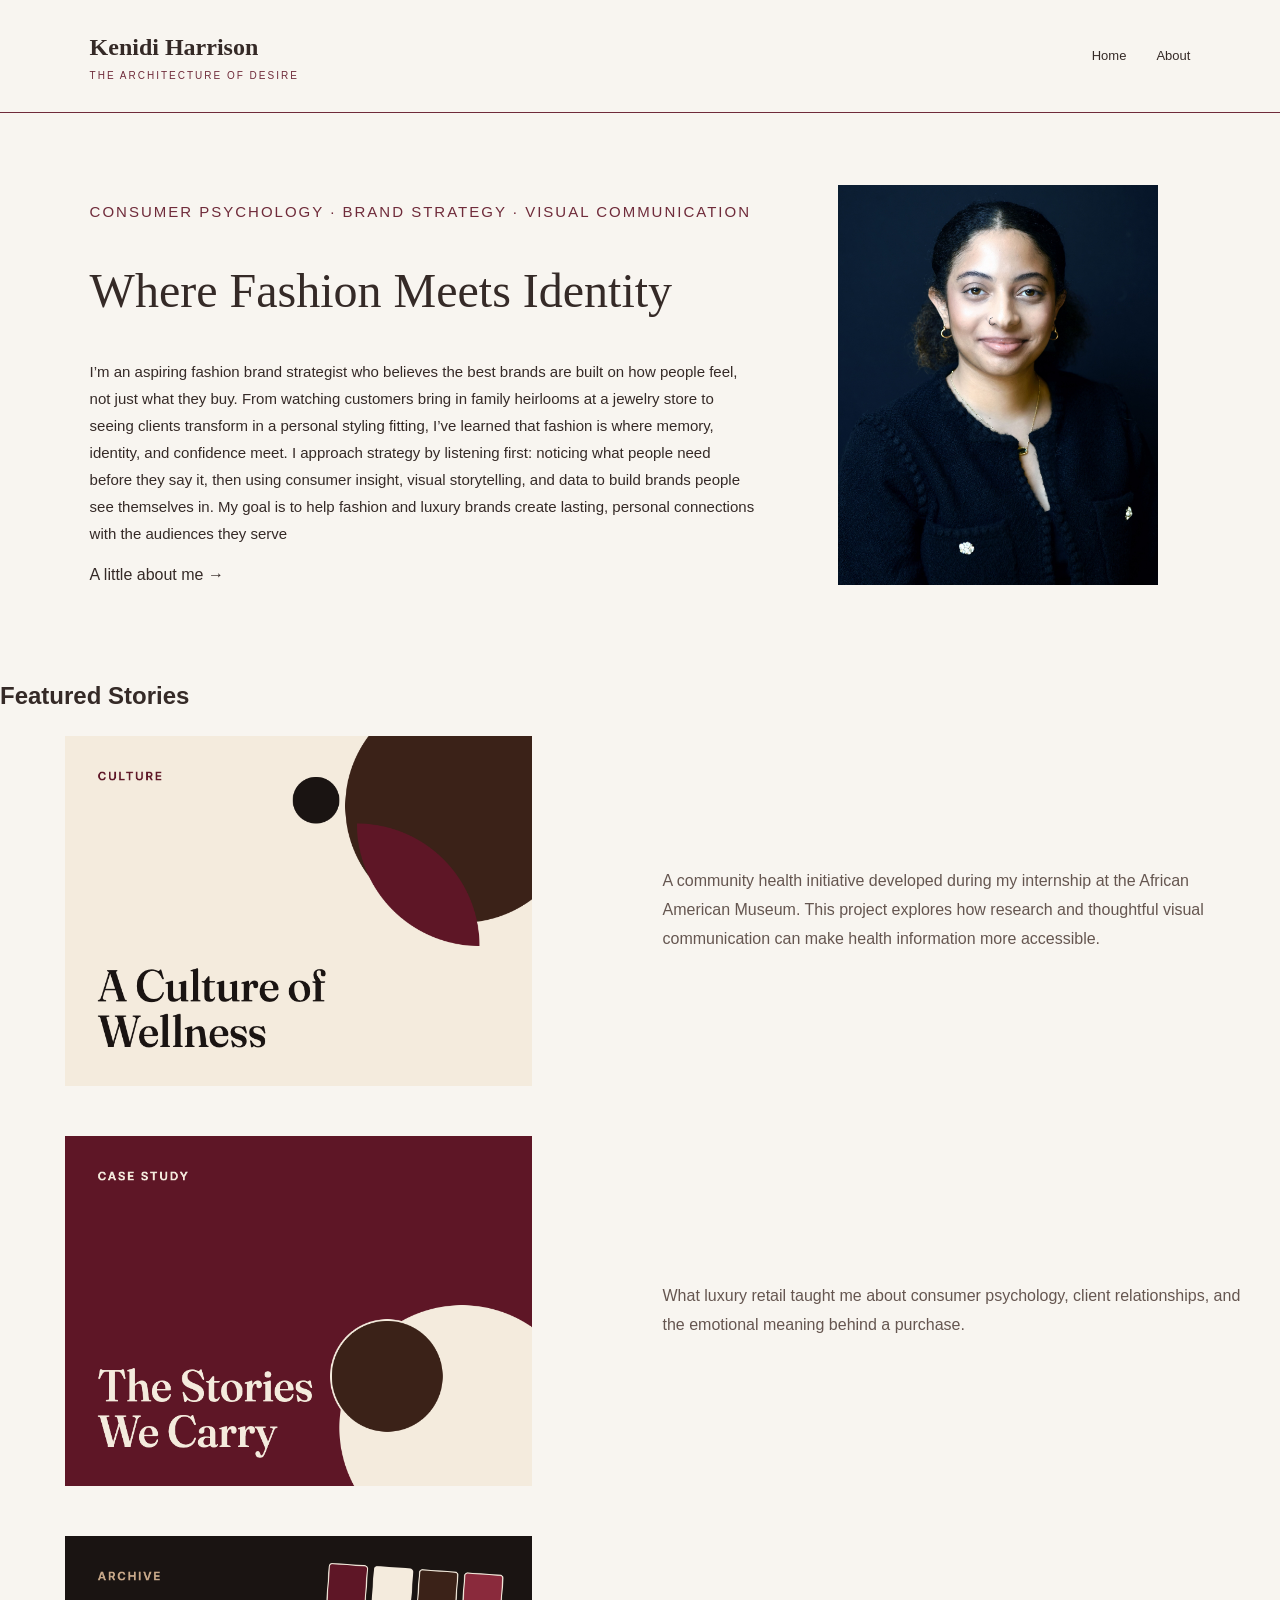
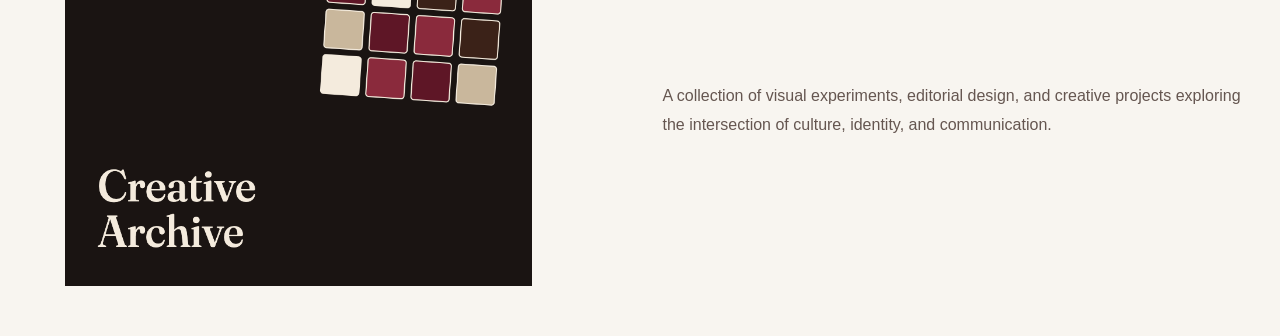
<file: indexportfolio.html>
<!DOCTYPE html>
<html lang="en">
<head>
    <meta charset="utf-8">
    <meta name="viewport" content="width=device-width, initial-scale=1.0">
    <title>The Architecture of Desire | Kenidi Harrison</title>
    <link rel="stylesheet" href="styles.css">
</head>
<body>
<header>
    <div class="site-name">
        <a href="index.html">Kenidi Harrison</a>
        <p>The Architecture of Desire</p>
    </div>

    <nav>
        <a href="indexportfolio.html">Home</a>
        <a href="aboutportfolio.html">About</a>
    </nav>
</header>
 <main>
        <section class="intro">
		<div class="intro-text">
		 <p class="eyebrow"> CONSUMER PSYCHOLOGY  · BRAND STRATEGY · VISUAL COMMUNICATION</p>

		<h1> Where Fashion Meets Identity</h1>
		<p>
		I’m an aspiring fashion brand strategist who believes the best brands are built on how people feel, not just what they buy. 
		From watching customers bring in family heirlooms at a jewelry store to seeing clients transform in a personal styling fitting, 
		I’ve learned that fashion is where memory, identity, and confidence meet. 
		I approach strategy by listening first: noticing what people need before they say it, then using consumer insight, visual storytelling, 
		and data to build brands people see themselves in. 
		My goal is to help fashion and luxury brands create lasting, personal connections with the audiences they serve
		</p>
		<a href="aboutportfolio.html">A little about me &rarr;</a>
	</div>
	<div class="intro-image">
	     <img src="PROFESSIONAL HEADSHOT.jpg" alt="Portrait of Kenidi Harrison">
	</div>

        </section>

        <section class="about-link">

        </section>
 </main>
<section class="featured-work">

    <div class="featured-heading">
        <h2>Featured Stories</h2>
    </div>

    <div class="featured-container">

        <!-- CULTURE OF WELLNESS -->
        <div class="featured-story">

            <a href="culture-of-wellness.html" class="feature-card">
                <img src="Culture of Wellness.jpg" alt="Culture of Wellness">

                <div class="feature-overlay">
                    <p>VISUAL COMMUNICATIONS</p>
                    <h3>Culture of Wellness</h3>
                    <span>Explore Story ↗</span>
                </div>
            </a>

            <div class="story-description">
                <p>
                    A community health initiative developed during my
                    internship at the African American Museum. This project
                    explores how research and thoughtful visual communication
                    can make health information more accessible.
                </p>
            </div>

        </div>

        <!-- THE STORIES WE CARRY -->
        <div class="featured-story">

            <a href="james-avery.html" class="feature-card">
                <img src="The Stories We Carry.jpg" alt="The Stories We Carry">

                <div class="feature-overlay">
                    <p>BRAND STORYTELLING</p>
                    <h3>The Stories We Carry</h3>
                    <span>Explore Story ↗</span>
                </div>
            </a>

            <div class="story-description">
                <p>
                    What luxury retail taught me about consumer psychology,
                    client relationships, and the emotional meaning behind a purchase.
                </p>
            </div>

        </div>

        <!-- CREATIVE ARCHIVE -->
        <div class="featured-story">

            <a href="gallery.html" class="feature-card">
                <img src="Creative Archive.jpg" alt="Creative Archive">

                <div class="feature-overlay">
                    <p>CREATIVE DIRECTION</p>
                    <h3>Creative Archive</h3>
                </div>
				 <span class="explore-link">Explore Story ↗</span>
               </a>


            <div class="story-description">
                <p>
                    A collection of visual experiments, editorial design,
                    and creative projects exploring the intersection of
                    culture, identity, and communication.
                </p>
            </div>

        </div>

    </div>

</section>
</file>
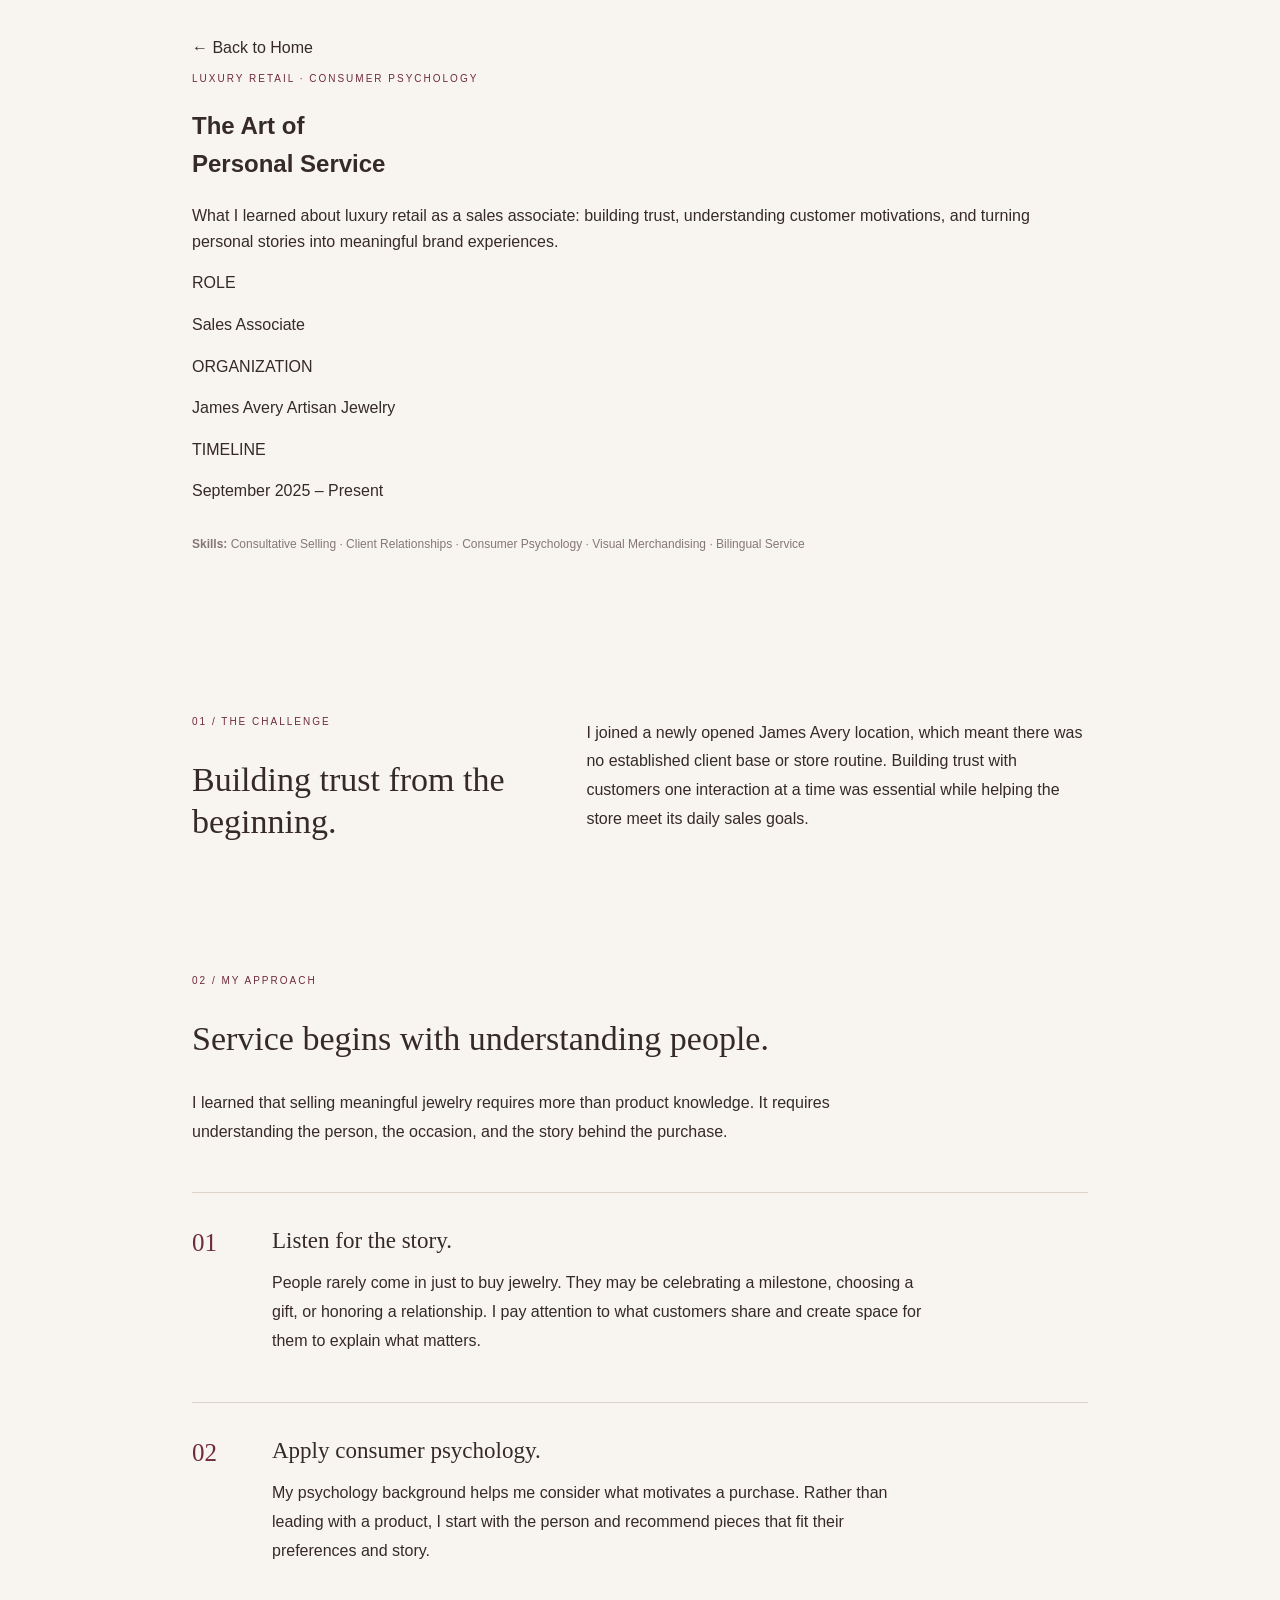
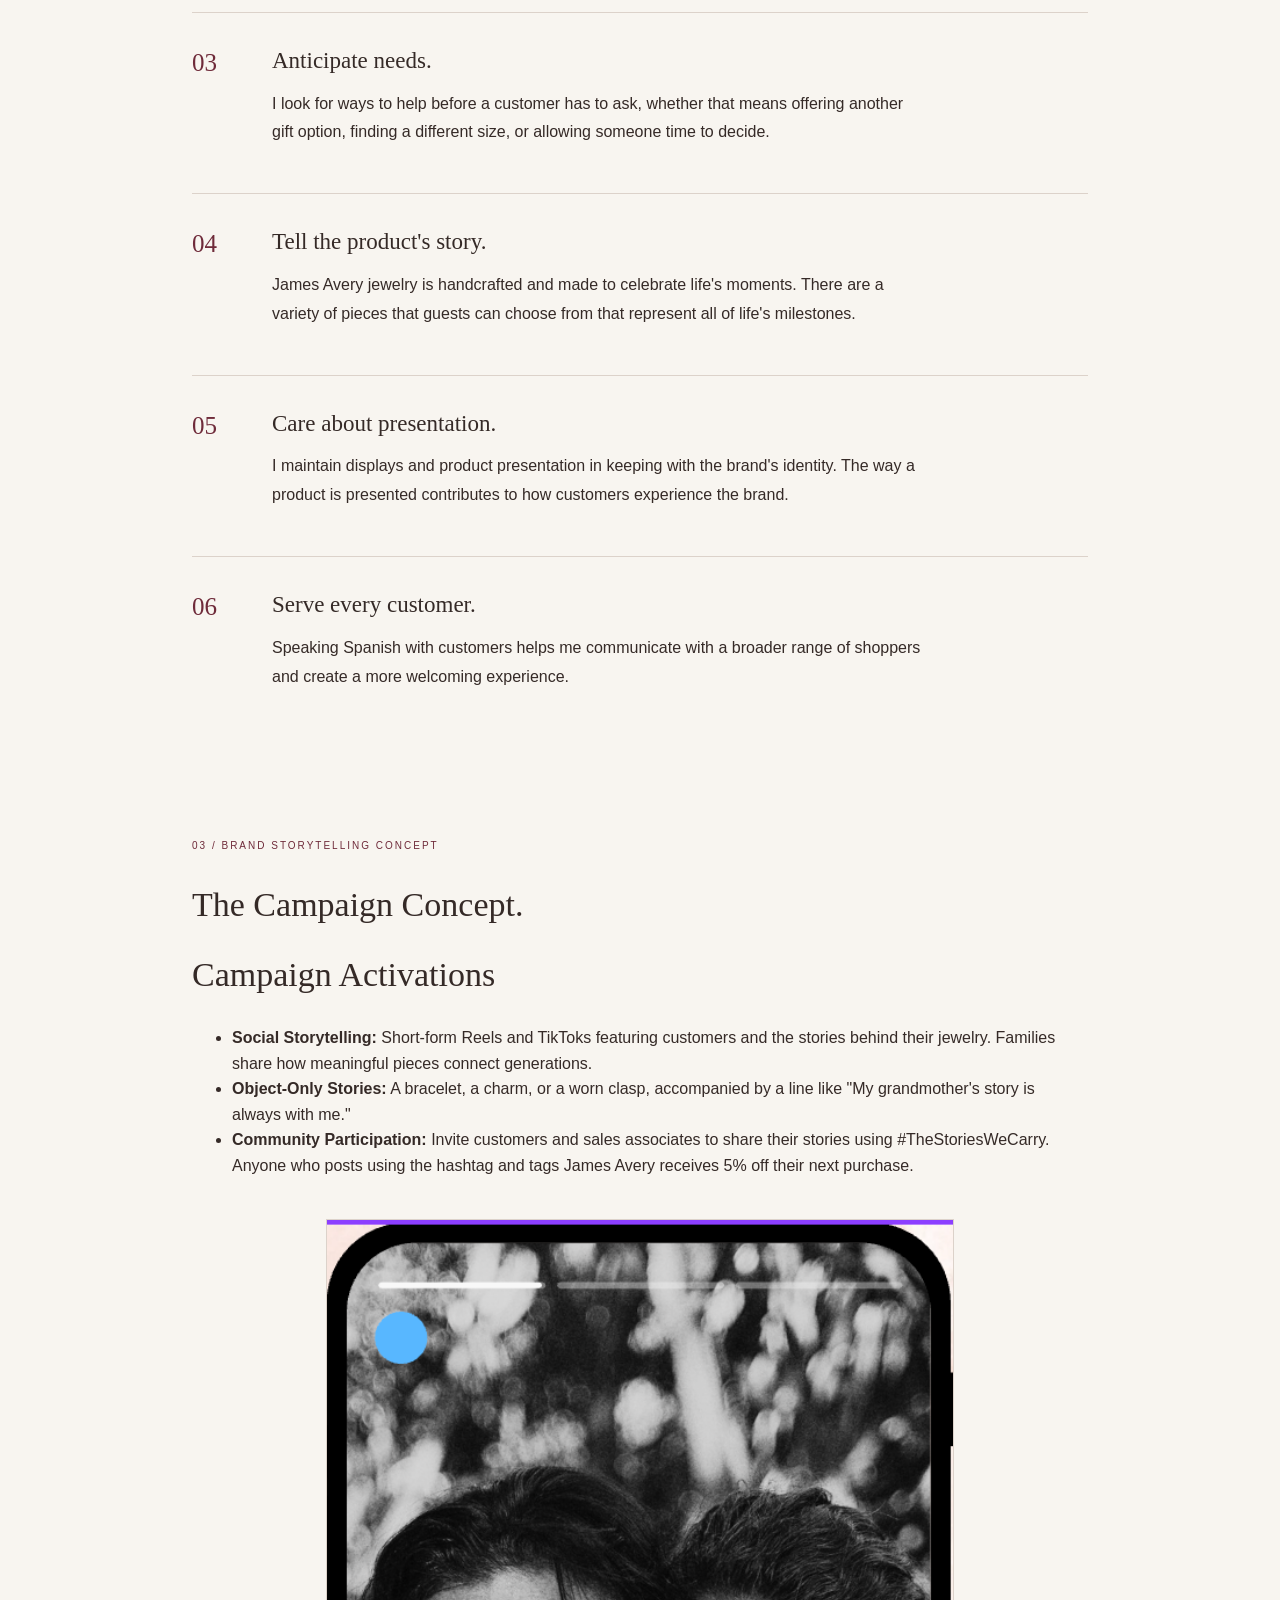
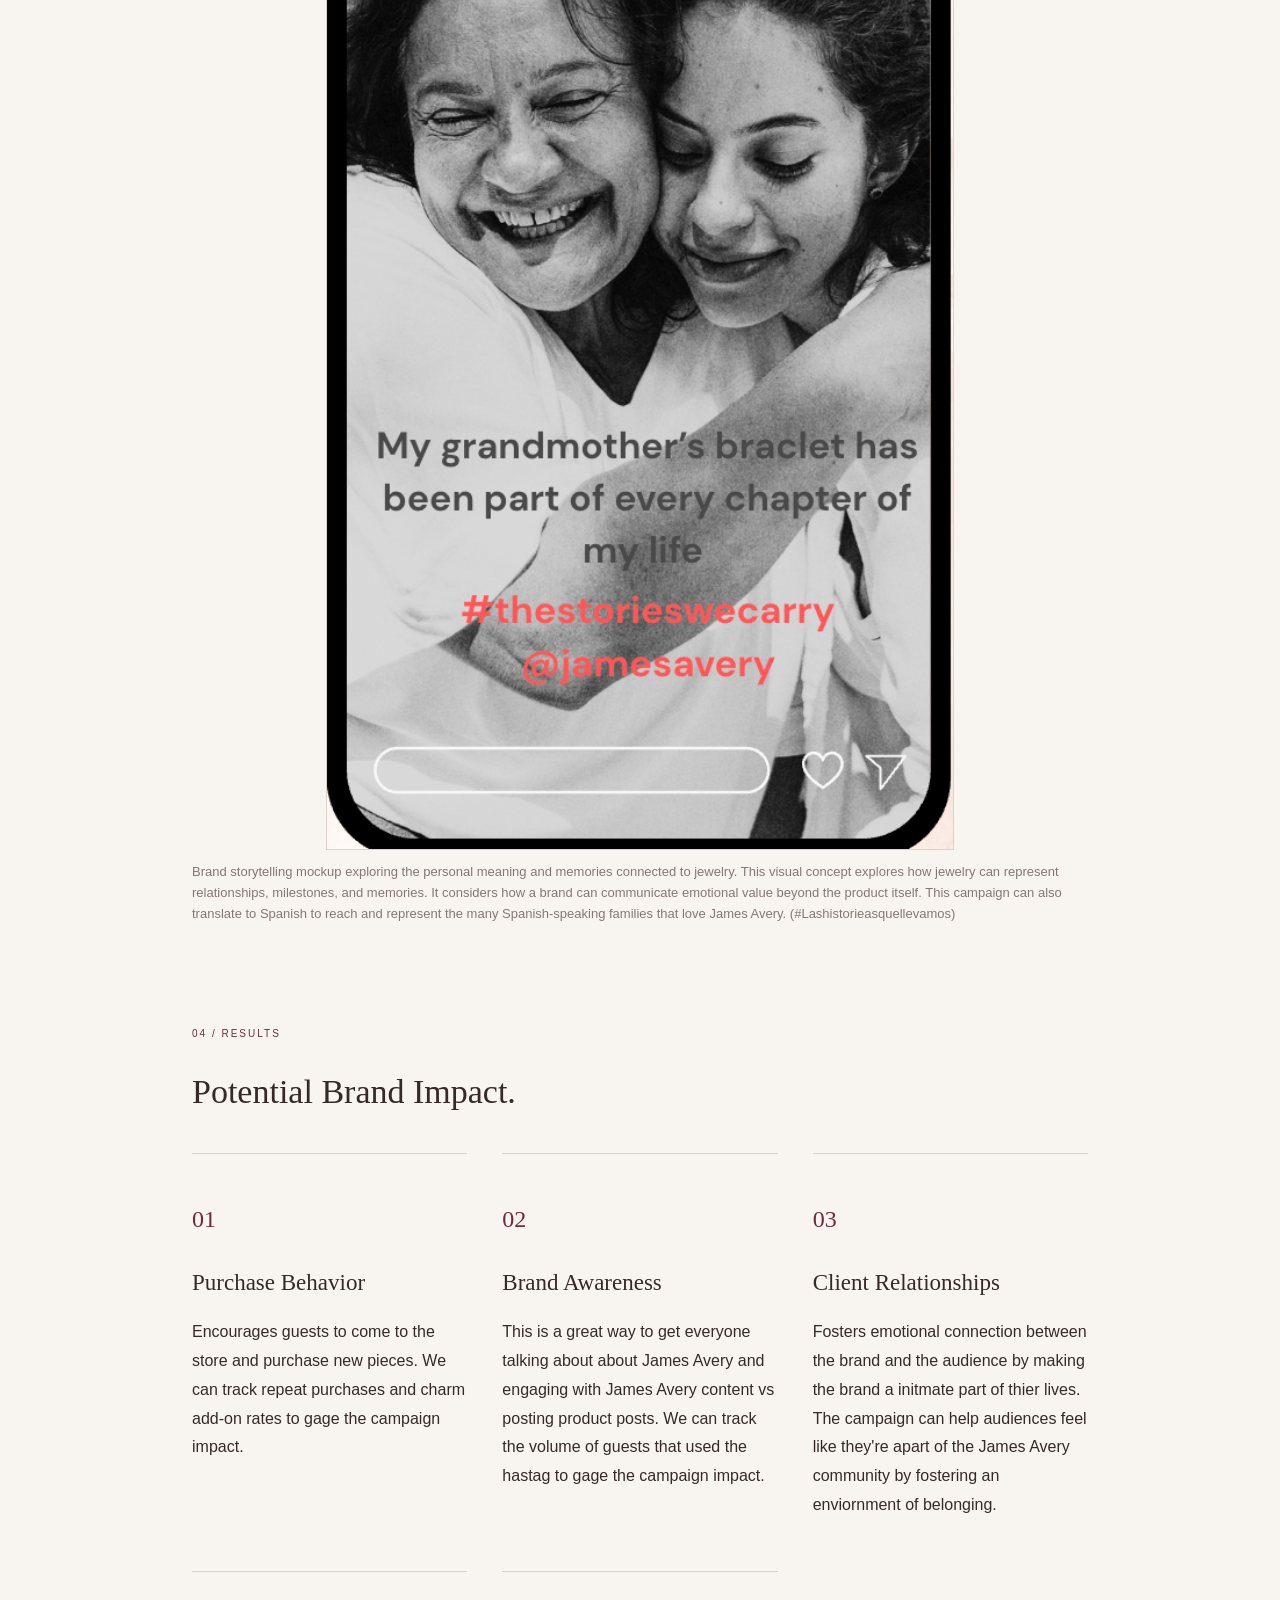
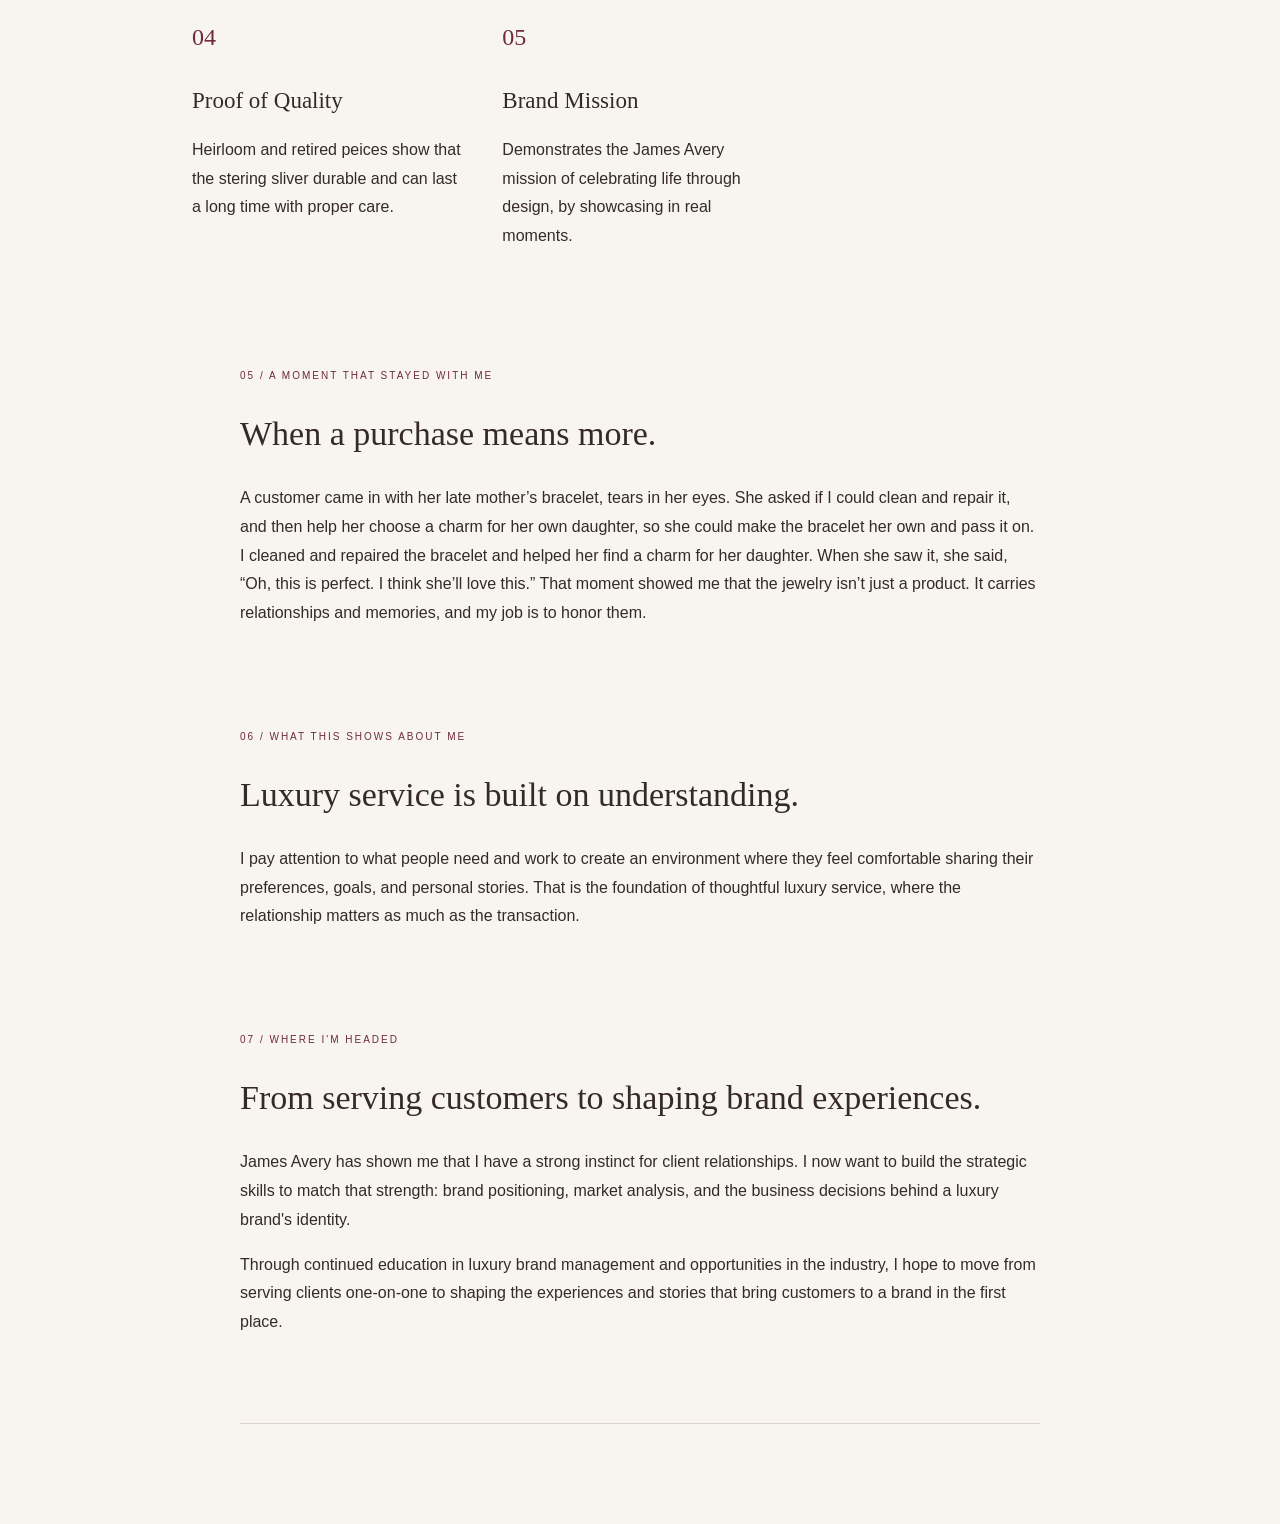
<file: james-avery.html>
<!DOCTYPE html>
<html lang="en">
<head>
    <meta charset="UTF-8">
    <meta name="viewport" content="width=device-width, initial-scale=1.0">
    <title>The Art of Personal Service | Kenidi Harrison</title>
   <link rel="stylesheet" href="styles.css">
</head>

<body>

<main class="case-study james-avery-case">

    <!-- PROJECT INTRODUCTION -->
    <section class="case-hero">

        <a class="back-link" href="index.html">
            &larr; Back to Home
        </a>

        <p class="eyebrow">LUXURY RETAIL · CONSUMER PSYCHOLOGY</p>

        <h1>The Art of<br>Personal Service</h1>

        <p class="case-intro">
            What I learned about luxury retail as a sales associate:
            building trust, understanding customer motivations, and
            turning personal stories into meaningful brand experiences.
        </p>

        <div class="project-details">
            <div>
                <p class="detail-label">ROLE</p>
                <p>Sales Associate</p>
            </div>

            <div>
                <p class="detail-label">ORGANIZATION</p>
                <p>James Avery Artisan Jewelry</p>
            </div>

            <div>
                <p class="detail-label">TIMELINE</p>
                <p>September 2025 – Present</p>
            </div>
        </div>

        <p class="skills-line">
            <strong>Skills:</strong> Consultative Selling · Client
            Relationships · Consumer Psychology · Visual Merchandising ·
            Bilingual Service
        </p>

    </section>


    <!-- OPTIONAL HERO IMAGE -->
    <!-- Add a retail or jewelry image here if you want one. -->


    <!-- THE CHALLENGE -->
    <section class="james-challenge">

        <div>
            <p class="eyebrow">01 / THE CHALLENGE</p>
            <h2>Building trust from the beginning.</h2>
        </div>

        <div>
            <p>
                I joined a newly opened James Avery location, which meant
                there was no established client base or store routine.
                Building trust with customers one interaction at a time
                was essential while helping the store meet its daily
                sales goals.
            </p>
        </div>

    </section>


    <!-- MY APPROACH -->
    <section class="james-approach">

        <div class="james-section-heading">
            <p class="eyebrow">02 / MY APPROACH</p>
            <h2>Service begins with understanding people.</h2>
            <p>
                I learned that selling meaningful jewelry requires more
                than product knowledge. It requires understanding the
                person, the occasion, and the story behind the purchase.
            </p>
        </div>

        <div class="james-approach-list">

            <article>
                <span class="approach-number">01</span>
                <div>
                    <h3>Listen for the story.</h3>
                    <p>
                        People rarely come in just to buy jewelry.
                        They may be celebrating a milestone, choosing
                        a gift, or honoring a relationship. I pay
                        attention to what customers share and create
                        space for them to explain what matters.
                    </p>
                </div>
            </article>

            <article>
                <span class="approach-number">02</span>
                <div>
                    <h3>Apply consumer psychology.</h3>
                    <p>
                        My psychology background helps me consider
                        what motivates a purchase. Rather than leading
                        with a product, I start with the person and
                        recommend pieces that fit their preferences
                        and story.
                    </p>
                </div>
            </article>

            <article>
                <span class="approach-number">03</span>
                <div>
                    <h3>Anticipate needs.</h3>
                    <p>
                        I look for ways to help before a customer
                        has to ask, whether that means offering
                        another gift option, finding a different
                        size, or allowing someone time to decide.
                    </p>
                </div>
            </article>

            <article>
                <span class="approach-number">04</span>
                <div>
                    <h3>Tell the product's story.</h3>
                    <p>
                        James Avery jewelry is handcrafted and made to celebrate 
                        life's moments. There are a variety of pieces that guests can choose from that represent
						all of life's milestones. 
                </div>
            </article>

            <article>
                <span class="approach-number">05</span>
                <div>
                    <h3>Care about presentation.</h3>
                    <p>
                        I maintain displays and product presentation
                        in keeping with the brand's identity. The way
                        a product is presented contributes to how
                        customers experience the brand.
                    </p>
                </div>
            </article>

            <article>
                <span class="approach-number">06</span>
                <div>
                    <h3>Serve every customer.</h3>
                    <p>
                        Speaking Spanish with customers helps me
                        communicate with a broader range of shoppers
                        and create a more welcoming experience.
                    </p>
                </div>
            </article>

        </div>

    </section>


    <!-- MOCKUP SCREENSHOT -->
    <section class="james-mockup-section">

        <p class="eyebrow">03 / BRAND STORYTELLING CONCEPT</p>

        <h2>The Campaign Concept.</h2>
		
		<h2>Campaign Activations</h2>

<ul>
    <li>
        <strong>Social Storytelling:</strong>
        Short-form Reels and TikToks featuring customers and the
        stories behind their jewelry. Families share how meaningful
        pieces connect generations.
    </li>

    <li>
        <strong>Object-Only Stories:</strong>
        A bracelet, a charm, or a worn clasp, accompanied by a line
        like "My grandmother's story is always with me."
    </li>

    <li>
        <strong>Community Participation:</strong>
        Invite customers and sales associates to share their stories
        using #TheStoriesWeCarry. Anyone who posts using the hashtag
        and tags James Avery receives 5% off their next purchase.
    </li>
</ul>
		
      
        <figure class="james-mockup">
            <!-- Replace the filename below with your screenshot's filename. -->
            <img src="james-avery-mockup.jpg"
                 alt="James Avery brand storytelling mockup">

            <figcaption>
            Brand storytelling mockup exploring the personal
            meaning and memories connected to jewelry. This visual concept explores how jewelry can represent
            relationships, milestones, and memories. It considers
            how a brand can communicate emotional value beyond
            the product itself. This campaign can also translate to Spanish
			to reach and represent the many Spanish-speaking families that love James Avery. 
			(#Lashistorieasquellevamos)
			</figcaption>
        </figure>

    </section>


    <!-- RESULTS -->
    <section class="james-results">

        <p class="eyebrow">04 / RESULTS</p>

        <h2>Potential Brand Impact.</h2>

        <div class="james-results-grid">

            <article>
                <p class="result-number">01</p>
                <h3>Purchase Behavior</h3>
                <p>
                    Encourages guests to come to the store and purchase new pieces. We can track repeat purchases and charm
					add-on rates to gage the campaign impact. 
                </p>
            </article>

            <article>
                <p class="result-number">02</p>
                <h3>Brand Awareness</h3>
                <p>
                    This is a great way to get everyone talking about about James Avery and 
					engaging with James Avery content vs posting product posts. 
					We can track the volume of guests that used the hastag to gage the campaign impact.
                </p>
            </article>

            <article>
                <p class="result-number">03</p>
                <h3>Client Relationships</h3>
                <p>
                    Fosters emotional connection between the brand and the audience by making the brand a initmate part
					of thier lives. The campaign can help audiences feel like they're apart of the James Avery community by fostering an 
					enviornment of belonging. 
					</p>
				 </article>
			 <article>
                <p class="result-number">04</p>
				<h3>Proof of Quality</h3>
				 <p>
				 Heirloom and retired peices show that the stering sliver  durable and can last a long time with proper care. 
				 </p> 
				 </article>
				
				<article>
                <p class="result-number">05</p>
				<h3>Brand Mission</h3>
				<p> 
				Demonstrates the James Avery mission of celebrating life through design, by showcasing in real moments. 
				</p>
				</article>
		  </div>

    </section>


    <!-- PERSONAL REFLECTION -->
    <section class="james-reflection">

        <p class="eyebrow">05 / A MOMENT THAT STAYED WITH ME</p>

        <h2>When a purchase means more.</h2>

        <p>
           A customer came in with her late mother’s bracelet, tears in her eyes. She asked if I could clean and repair it, 
		   and then help her choose a charm for her own daughter, so she could make the bracelet her own and pass it on. 
		   I cleaned and repaired the bracelet and helped her find a charm for her daughter. 
		   When she saw it, she said, “Oh, this is perfect. I think she’ll love this.” 
		   That moment showed me that the jewelry isn’t just a product. 
		   It carries relationships and memories, and my job is to honor them.
        </p>

    </section>


    <!-- WHAT THIS SHOWS -->
    <section class="james-takeaway">

        <p class="eyebrow">06 / WHAT THIS SHOWS ABOUT ME</p>

        <h2>Luxury service is built on understanding.</h2>

        <p>
            I pay attention to what people need and work to create
            an environment where they feel comfortable sharing their
            preferences, goals, and personal stories. That is the
            foundation of thoughtful luxury service, where the
            relationship matters as much as the transaction.
        </p>

    </section>


    <!-- CAREER DIRECTION -->
    <section class="james-future">

        <p class="eyebrow">07 / WHERE I'M HEADED</p>

        <h2>From serving customers to shaping brand experiences.</h2>

        <p>
            James Avery has shown me that I have a strong instinct
            for client relationships. I now want to build the
            strategic skills to match that strength: brand
            positioning, market analysis, and the business decisions
            behind a luxury brand's identity.
        </p>

        <p>
            Through continued education in luxury brand management
            and opportunities in the industry, I hope to move from
            serving clients one-on-one to shaping the experiences
            and stories that bring customers to a brand in the
            first place.
        </p>

    </section>

</main>

</body>
</html>
</file>
<file: styles.css>
/* THE ARCHITECTURE OF DESIRE
   Homepage stylesheet
   Color palette:
   Burgundy: #6F2B3A
   Dark brown: #352A27
   Cream: #F8F5F0
*/

:root {
    --burgundy: #6F2B3A;
    --brown: #352A27;
    --cream: #F8F5F0;
    --muted: #857873;
    --line: #DCD2CA;
    --white: #FFFFFF;
}

a {
    color: var(--brown);
    text-decoration: none;
}
* {
    box-sizing: border-box;
}

html {
    scroll-behavior: smooth;
}

body {
    margin: 0;
    background-color: var(--cream);
    color: var(--brown);
    font-family: Arial, Helvetica, sans-serif;
    line-height: 1.6;
}


header {
    display: flex;
    justify-content: space-between;
    align-items: center;
    padding: 28px 7%;
    border-bottom: 1px solid var(--burgundy);
}
.site-name a {
    font-family: Georgia, "Times New Roman", serif;
    font-size: 24px;
    font-weight: bold;
}
.site-name p{
	          margin: 2px 0 0;
			  color: var(--burgundy);
			  font-size: 10px;
			  letter-spacing: 2px;
			  text-transform: uppercase;
}


nav {
    display: flex;
	flex-direction: row;
    align-items: center;
    gap: 30px;
}

nav a {
    display: block;
    font-size: 13px;
    white-space: nowrap;
}

nav a:hover {
    color: var(--burgundy);
}

.intro {
    display: flex;
    align-items: center;
    gap: 50px;
    padding: 70px 7%;
}

.intro-text {
    flex: 1;
}

.intro-text h1 {
    font-family: Georgia, "Times New Roman", serif;
    font-size: 48px;
    font-weight: normal;
    line-height: 1.1;
    color: var(--brown);
}

.intro-text p {
    font-size: 15px;
    line-height: 1.8;
}

.eyebrow {
    color: var(--burgundy);
    font-size: 10px;
    letter-spacing: 2px;
    text-transform: uppercase;
}

.intro-image {
    flex: 0 0 35%;
}

.intro-image img {
    display: block;
    width: 100%;
    max-width: 320px;
    height: auto;
    object-fit: contain;
    margin: 0 auto;
}
.featured-container {
    width: 100%;
}

.featured-story {
    display: flex;
    flex-direction: row;
    align-items: center;
    gap: 45px;
    margin-bottom: 50px;
    width: 100%;
}

.feature-card {
    position: relative;
    display: block;
    flex: 1;
    min-width: 0;
    height: 350px;
    overflow: hidden;
}

.feature-card img {
    width: 100%;
    height: 100%;
    object-fit: contain;
    background-color: #F8F5F0;
}

.story-description {
    flex: 1;
    min-width: 0;
    padding: 20px;
}

.story-description p {
    font-family: Arial, sans-serif;
    font-size: 16px;
    line-height: 1.8;
    color: #655650;
    margin: 0;
}

@media (max-width: 600px) {
    .featured-story {
        flex-direction: column;
        gap: 15px;
    }

    .feature-card {
        width: 100%;
        flex: auto;
    }

    .story-description {
        width: 100%;
        padding: 10px 0;
    }
}


/* ABOUT PAGE */

.about-intro {
    padding: 90px 12% 100px;
    max-width: 1100px;
}

.about-intro h1 {
    max-width: 800px;
    margin: 18px 0 25px;
    font-family: Georgia, "Times New Roman", serif;
    font-size: 52px;
    font-weight: normal;
    line-height: 1.15;
    color: var(--brown);
}

.about-lead {
    max-width: 550px;
    font-size: 17px;
    line-height: 1.9;
    color: var(--muted);
}
.about-intro {
    padding: 90px 15% 100px;
    max-width: 1100px;
}
.about-story {
    display: grid;
    grid-template-columns: 1fr 1.2fr;
    gap: 70px;
    padding: 70px 15%;
    background-color: var(--cream);
    border-top: 1px solid var(--line);
}
/* STRATEGY APPROACH */

.strategy-list {
    padding-left: 20px;
    margin-top: 25px;
}

.strategy-list li {
    padding-left: 5px;
    margin-bottom: 22px;
    font-size: 15px;
    line-height: 1.8;
}

.strategy-list strong {
    color: var(--burgundy);
}

/* WHAT I'M WORKING TOWARD */

.working-toward {
    padding: 75px 12%;
    background-color: var(--brown);
    color: var(--cream);
}

.working-toward .eyebrow {
    color: #D8B7BE;
}

.working-toward h2,
.connect-section h2 {
    font-family: Georgia, "Times New Roman", serif;
    font-size: 36px;
    font-weight: normal;
    margin: 12px 0 22px;
}

.working-toward > p:last-child {
    max-width: 720px;
    font-size: 16px;
    line-height: 1.9;
}

/* LET'S CONNECT */

.connect-section {
    padding: 65px 12% 80px;
}

.connect-links {
    display: flex;
    flex-wrap: wrap;
    gap: 30px;
    margin-top: 25px;
}

.connect-links a {
    color: var(--burgundy);
    border-bottom: 1px solid var(--burgundy);
    padding-bottom: 5px;
    font-size: 14px;
}

.connect-links a:hover {
    color: var(--brown);
    border-color: var(--brown);
}
.portfolio-card p {
    max-width: 620px;
    font-size: 14px;
    line-height: 1.9;
}

.portfolio-card a {
    display: inline-block;
    margin-top: 10px;
    color: var(--burgundy);
    border-bottom: 1px solid var(--burgundy);
    padding-bottom: 4px;
    font-size: 13px;
}
.portfolio-intro {
    padding: 80px 15% 65px;
}
.portfolio-projects {
    padding: 10px 15% 70px;
}


/* =========================================
   CULTURE OF WELLNESS CASE STUDY
   ========================================= */

/* CASE STUDY INTRODUCTION */

.case-hero {
    padding: 35px 15% 55px;
    background-color: var(--cream);
    color: var(--brown);
}

.case-hero h1 {
    color: var(--brown);
}

.skills-line {
    margin-top: 30px;
    font-size: 12px;
    line-height: 1.8;
    color: var(--muted);
}


/* HERO IMAGE */

.wellness-hero-image {
    padding: 0 15% 50px;
    background-color: var(--cream);
}

.wellness-hero-image img {
    display: block;
    width: 100%;
    max-height: 350px;
    margin-left: auto;
    object-fit: contain;
}


/* APPROACH, BROCHURES AND PROGRAMMING */

.approach-section,
.brochure-section,
.programming-section,
.reflection-section {
    padding: 70px 15%;
    border-bottom: 1px solid var(--line);
    background-color: var(--cream);
    color: var(--brown);
}

.approach-heading,
.gallery-heading {
    max-width: 680px;
    margin-bottom: 35px;
}

.approach-heading h2,
.gallery-heading h2,
.website-copy h2,
.reflection-section h2 {
    margin: 12px 0 18px;
    color: var(--brown);
    font-family: Georgia, "Times New Roman", serif;
    font-size: 36px;
    font-weight: normal;
    line-height: 1.2;
}

.approach-heading > p:last-child,
.gallery-heading > p:last-child {
    color: var(--muted);
    font-size: 15px;
    line-height: 1.9;
}



/* CHALLENGE AND APPROACH */

.challenge-approach {
    width: 70%;
    max-width: 1000px;
    margin: 60px auto;
    display: grid;
    grid-template-columns: 1fr 1fr;
    gap: 60px;
    align-items: start;
    box-sizing: border-box;
}

.challenge-approach .challenge,
.challenge-approach .approach {
    width: 100%;
    margin: 0;
    padding: 0px;
    min-width: 0;
    box-sizing: border-box;
}

.challenge-approach h2 {
    margin-top: 10px;
    margin-bottom: 20px;
}

.challenge-approach p {
    line-height: 1.8;
    overflow-wrap: break-word;
}


/* BROCHURE GALLERY */
.brochure-gallery {
    display: grid;
    grid-template-columns: repeat(2, 1fr);
    gap: 30px;
    max-width: 1000px;
    margin: 40px auto 0;
}

.brochure-gallery figure {
    margin: 0;
}

.brochure-gallery img {
    width: 100%;
    height: 300px;
    object-fit: contain;
    display: block;
}

.brochure-gallery figcaption {
    display: flex;
    justify-content: space-between;
    margin-top: 12px;
}

.brochure-gallery figcaption span:last-child {
    color: var(--muted);
}

.gallery-note,
.image-caption,
.partner-note {
    color: var(--muted);
    font-size: 12px;
    line-height: 1.8;
}
.brochure-section,
.programming-section 
.website-section,
.reflection-section,
.design-principles {
    width: 70%;
    max-width: 1000px;
    margin: 80px auto;
    box-sizing: border-box;
}
    


.gallery-heading {
    width: 100%;
    max-width: none;
    margin: 0 0 35px;
    box-sizing: border-box;
}

/* WEBSITE FEATURE
   Text on the left, screenshot on the right */

.website-section {
    width: 70%;
    max-width: 1000px;
    margin: 80px auto;
    display: grid;
    grid-template-columns: 1fr 1fr;
    gap: 50px;
    align-items: center;
    box-sizing: border-box;
}

.website-copy {
    width: 100%;
    min-width: 0;
    margin: 0;
    box-sizing: border-box;
}

.website-image {
    width: 100%;
    min-width: 0;
    box-sizing: border-box;
}

.website-image img {
    display: block;
    width: 100%;
    height: auto;
}
}

/* Keep the screenshot clickable */

.website-image a {
    display: block;
    cursor: pointer;
}

.website-image a:hover img {
    opacity: 0.85;
    transition: opacity 0.2s ease;
}


/* PROPOSED PROGRAMMING */

.program-feature {
    padding: 35px;
    background-color: var(--white);
    border-left: 3px solid var(--burgundy);
}

.program-feature h3 {
    margin: 12px 0;
    font-family: Georgia, "Times New Roman", serif;
    font-size: 30px;
    font-weight: normal;
}

.program-feature p:last-child {
    font-size: 14px;
    line-height: 1.9;
}

.program-ideas {
    display: grid;
    grid-template-columns: repeat(2, minmax(0, 1fr));
    gap: 40px;
    margin-top: 30px;
}

.program-ideas article {
    padding-top: 20px;
    border-top: 1px solid var(--line);
}

.partner-list {
    margin-top: 45px;
    padding-top: 25px;
    border-top: 1px solid var(--line);
}

.partner-list > p:not(.eyebrow) {
    font-size: 14px;
    line-height: 1.9;
}


/* DESIGN PRINCIPLES */

.design-list {
    padding: 12%;
    list-style: none;
}

.design-list li {
    display: flex;
    flex-direction: column;
    gap: 5px;
    padding: 18px 12%;
    border-bottom: 1px solid var(--line);
}

.design-list strong {
    color: var(--burgundy);
    font-size: 14px;
}

.design-list span {
    font-size: 14px;
    line-height: 1.8;
}



/* REFLECTION */

.reflection-section h2 {
    max-width: 650px;
}

.reflection-section > p:not(.eyebrow),
.case-ending > p:not(.eyebrow) {
    max-width: 720px;
    margin-bottom: 28px;
    font-size: 15px;
    line-height: 1.9;
}


/* FINAL CASE STUDY SECTION */

.case-ending {
    padding: 70px 15%;
    background-color: var(--brown);
    color: var(--cream);
}

.case-ending .eyebrow {
    color: #D8B7BE;
}

.case-ending h2 {
    color: var(--cream);
    font-family: Georgia, "Times New Roman", serif;
    font-size: 36px;
    font-weight: normal;
}

.case-ending > p:not(.eyebrow) {
    max-width: 700px;
}

@media (max-width: 700px) {
    .challenge-approach,
    .brochure-section,
    .programming-section,
    .website-section {
        width: 84%;
        grid-template-columns: 1fr;
        gap: 30px;
    }
}

/* JAMES AVERY CASE STUDY */

.james-avery-case h2 {
    color: var(--brown);
    font-family: Georgia, "Times New Roman", serif;
    font-size: 34px;
    font-weight: normal;
    line-height: 1.25;
}

.james-avery-case h3 {
    color: var(--brown);
    font-family: Georgia, "Times New Roman", serif;
    font-size: 23px;
    font-weight: normal;
}

.james-challenge {
    width: 70%;
    max-width: 1000px;
    margin: 80px auto;
    display: grid;
    grid-template-columns: 0.8fr 1.2fr;
    gap: 60px;
    align-items: start;
}

.james-challenge p,
.james-approach p,
.james-mockup-section > p,
.james-results p,
.james-reflection p,
.james-takeaway p,
.james-future p {
    line-height: 1.8;
}

.james-approach {
    width: 70%;
    max-width: 1000px;
    margin: 100px auto;
}

.james-section-heading {
    max-width: 650px;
    margin-bottom: 45px;
}

.james-approach-list article {
    display: grid;
    grid-template-columns: 55px 1fr;
    gap: 25px;
    padding: 30px 0;
    border-top: 1px solid var(--line);
}

.approach-number {
    color: var(--burgundy);
    font-family: Georgia, "Times New Roman", serif;
    font-size: 25px;
}

.james-approach-list h3 {
    margin-top: 0;
    margin-bottom: 10px;
}

.james-approach-list p {
    margin-top: 0;
    max-width: 650px;
}

.james-mockup-section {
    width: 70%;
    max-width: 1000px;
    margin: 100px auto;
}

.james-mockup-section > p:not(.eyebrow) {
    max-width: 650px;
}

.james-mockup {
    margin: 40px 0 0;
}

.james-mockup img {
    display: block;
    width: 70%;
    max-width: 650px;
    height: auto;
    border: 1px solid var(--line);
    margin: 0 auto;
}

.james-mockup figcaption {
    margin-top: 12px;
    color: var(--muted);
    font-size: 13px;
    line-height: 1.6;
}

.james-results {
    width: 70%;
    max-width: 1000px;
    margin: 100px auto;
}

.james-results-grid {
    display: grid;
    grid-template-columns: repeat(3, 1fr);
    gap: 35px;
    margin-top: 40px;
}

.james-results-grid article {
    border-top: 1px solid var(--line);
    padding-top: 20px;
}

.james-results-grid .result-number {
    color: var(--burgundy);
    font-family: Georgia, "Times New Roman", serif;
    font-size: 24px;
}

.james-results-grid h3 {
    margin-bottom: 10px;
}

.james-reflection,
.james-takeaway,
.james-future {
    width: 70%;
    max-width: 800px;
    margin: 100px auto;
}

.james-future {
    padding-bottom: 70px;
    border-bottom: 1px solid var(--line);
}

.james-future a {
    display: inline-block;
    margin-top: 15px;
    color: var(--burgundy);
    text-decoration: none;
}

.james-future a:hover {
    text-decoration: underline;
}

@media (max-width: 700px) {
    .james-challenge,
    .james-approach,
    .james-mockup-section,
    .james-results,
    .james-reflection,
    .james-takeaway,
    .james-future {
        width: 84%;
    }

    .james-challenge {
        grid-template-columns: 1fr;
        gap: 15px;
    }

    .james-results-grid {
        grid-template-columns: 1fr;
        gap: 25px;
    }

    .james-approach-list article {
        grid-template-columns: 40px 1fr;
        gap: 15px;
    }

    .james-avery-case h2 {
        font-size: 29px;
    }
    }


/* SELECTED WORK GALLERY */

.gallery-page {
    background-color: var(--cream);
    padding-bottom: 80px;
}

.gallery-intro {
    width: 70%;
    max-width: 1000px;
    margin: 0 auto;
    padding: 90px 0 45px;
    box-sizing: border-box;
}

.gallery-intro h1 {
    color: var(--brown);
    font-family: Georgia, "Times New Roman", serif;
    font-size: 54px;
    font-weight: normal;
    margin: 15px 0 20px;
}

.gallery-intro > p:last-child {
    max-width: 620px;
    color: var(--brown);
    line-height: 1.8;
}

.gallery-section {
    width: 70%;
    max-width: 1000px;
    margin: 0 auto;
    padding: 35px 0 45px;
    box-sizing: border-box;
}

.gallery-section-heading {
    max-width: 680px;
    margin-bottom: 30px;
}

.gallery-section-heading h2 {
    color: var(--brown);
    font-family: Georgia, "Times New Roman", serif;
    font-size: 34px;
    font-weight: normal;
    line-height: 1.25;
    margin: 12px 0;
}

.gallery-section-heading > p:last-child {
    color: var(--muted);
    font-size: 15px;
    line-height: 1.8;
}

.gallery-page .eyebrow {
    color: var(--burgundy);
    font-size: 11px;
    letter-spacing: 1.5px;
    line-height: 1.6;
}

.gallery-grid {
    display: grid;
    grid-template-columns: repeat(2, minmax(0, 1fr));
    gap: 40px 30px;
}

.gallery-item {
    margin: 0;
    min-width: 0;
}


.gallery-page .gallery-item img {
    display: block;
    width: 150%;
    max-width: 400px;
    height: 380px;
    object-fit: contain;
    margin: 0 auto;
}
.gallery-caption {
    padding-top: 14px;
}

.gallery-caption h3 {
    color: var(--brown);
    font-family: Georgia, "Times New Roman", serif;
    font-size: 22px;
    font-weight: normal;
    margin: 0 0 8px;
}

.gallery-caption p {
    color: var(--muted);
    font-size: 13px;
    line-height: 1.7;
    margin: 0;
}


/* BACK TO HOME */

.gallery-back {
    width: 75%;
    max-width: 1000px;
    margin: 45px auto 0;
}

.gallery-back a {
    color: var(--burgundy);
    text-decoration: none;
}

.gallery-back a:hover {
    text-decoration: underline;
}

/* MOBILE LAYOUT */

@media (max-width: 700px) {

    .gallery-intro,
    .gallery-section,
    .gallery-back {
        width: 700%;
    }

    .gallery-intro {
        padding-top: 60px;
    }

    .gallery-intro h1 {
        font-size: 42px;
   }
    .gallery-section {
        padding: 25px 0 35px;
   }

    .gallery-section-heading h2 {
        font-size: 29px;
    }

    .gallery-grid {
        grid-template-columns: 1fr;
        gap: 30px;
    }
}

/* CONSISTENT SECTION HEADING ALIGNMENT */

.approach-heading,
.gallery-heading,
.website-copy,
.reflection-section,
.design-principles .case-copy {
    padding-left: 0;
    margin-left: 0;
}

.approach-heading h2,
.gallery-heading h2,
.website-copy h2,
.design-principles h2,
.reflection-section h2 {
    padding: 0;
    margin-left: 0;
    text-align: left;
}
</file>
